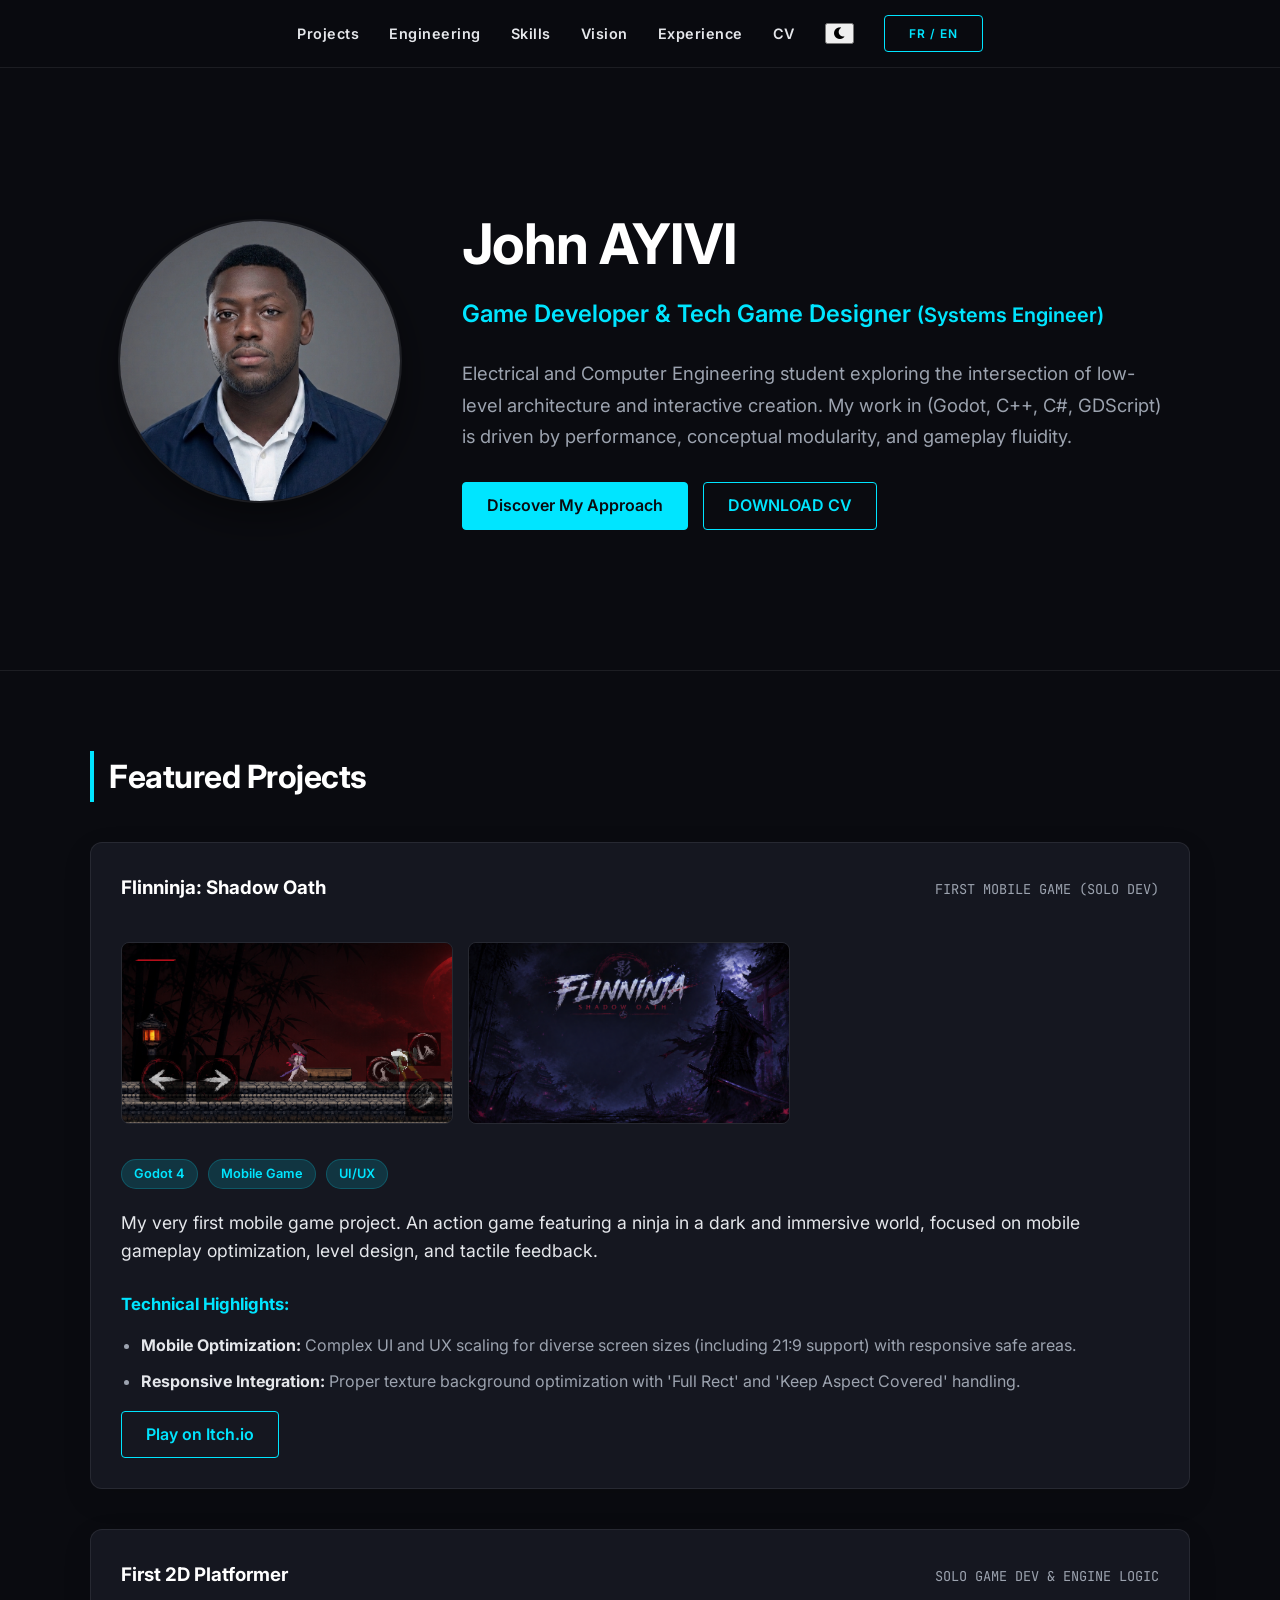
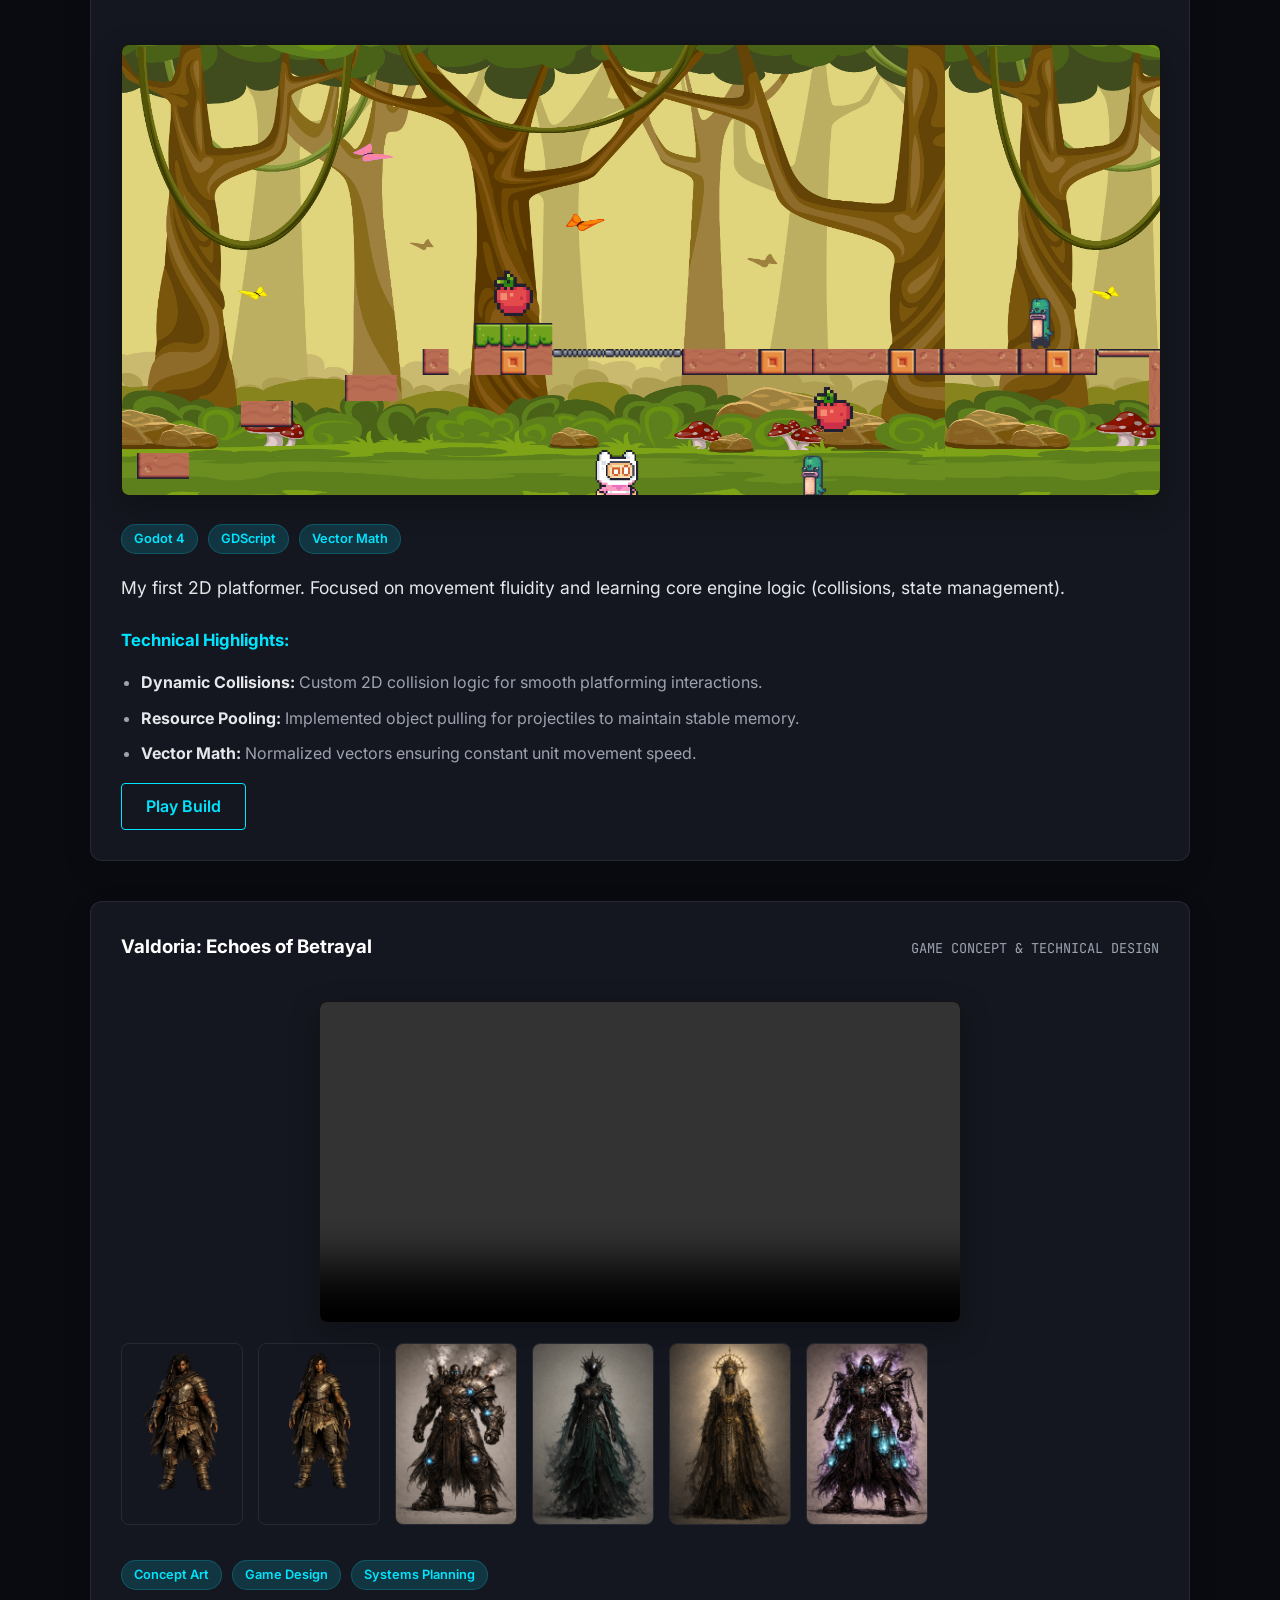
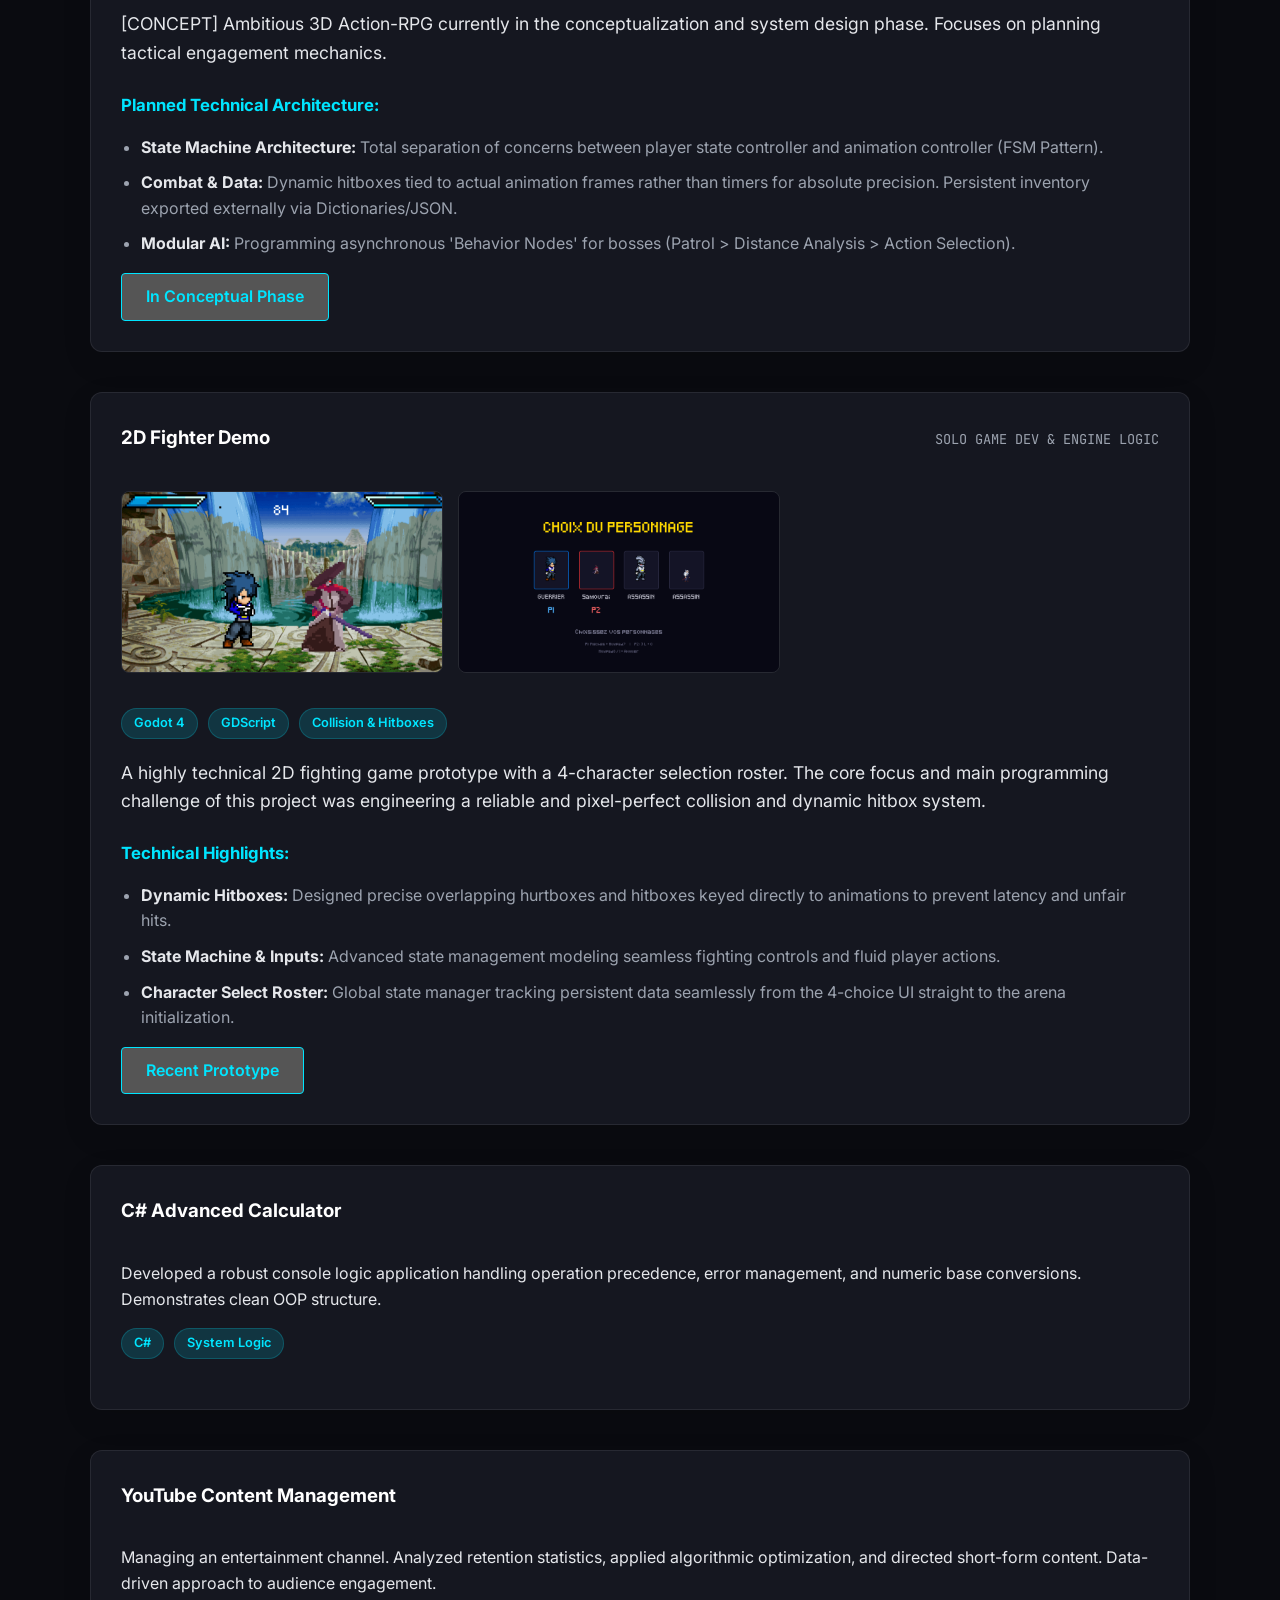
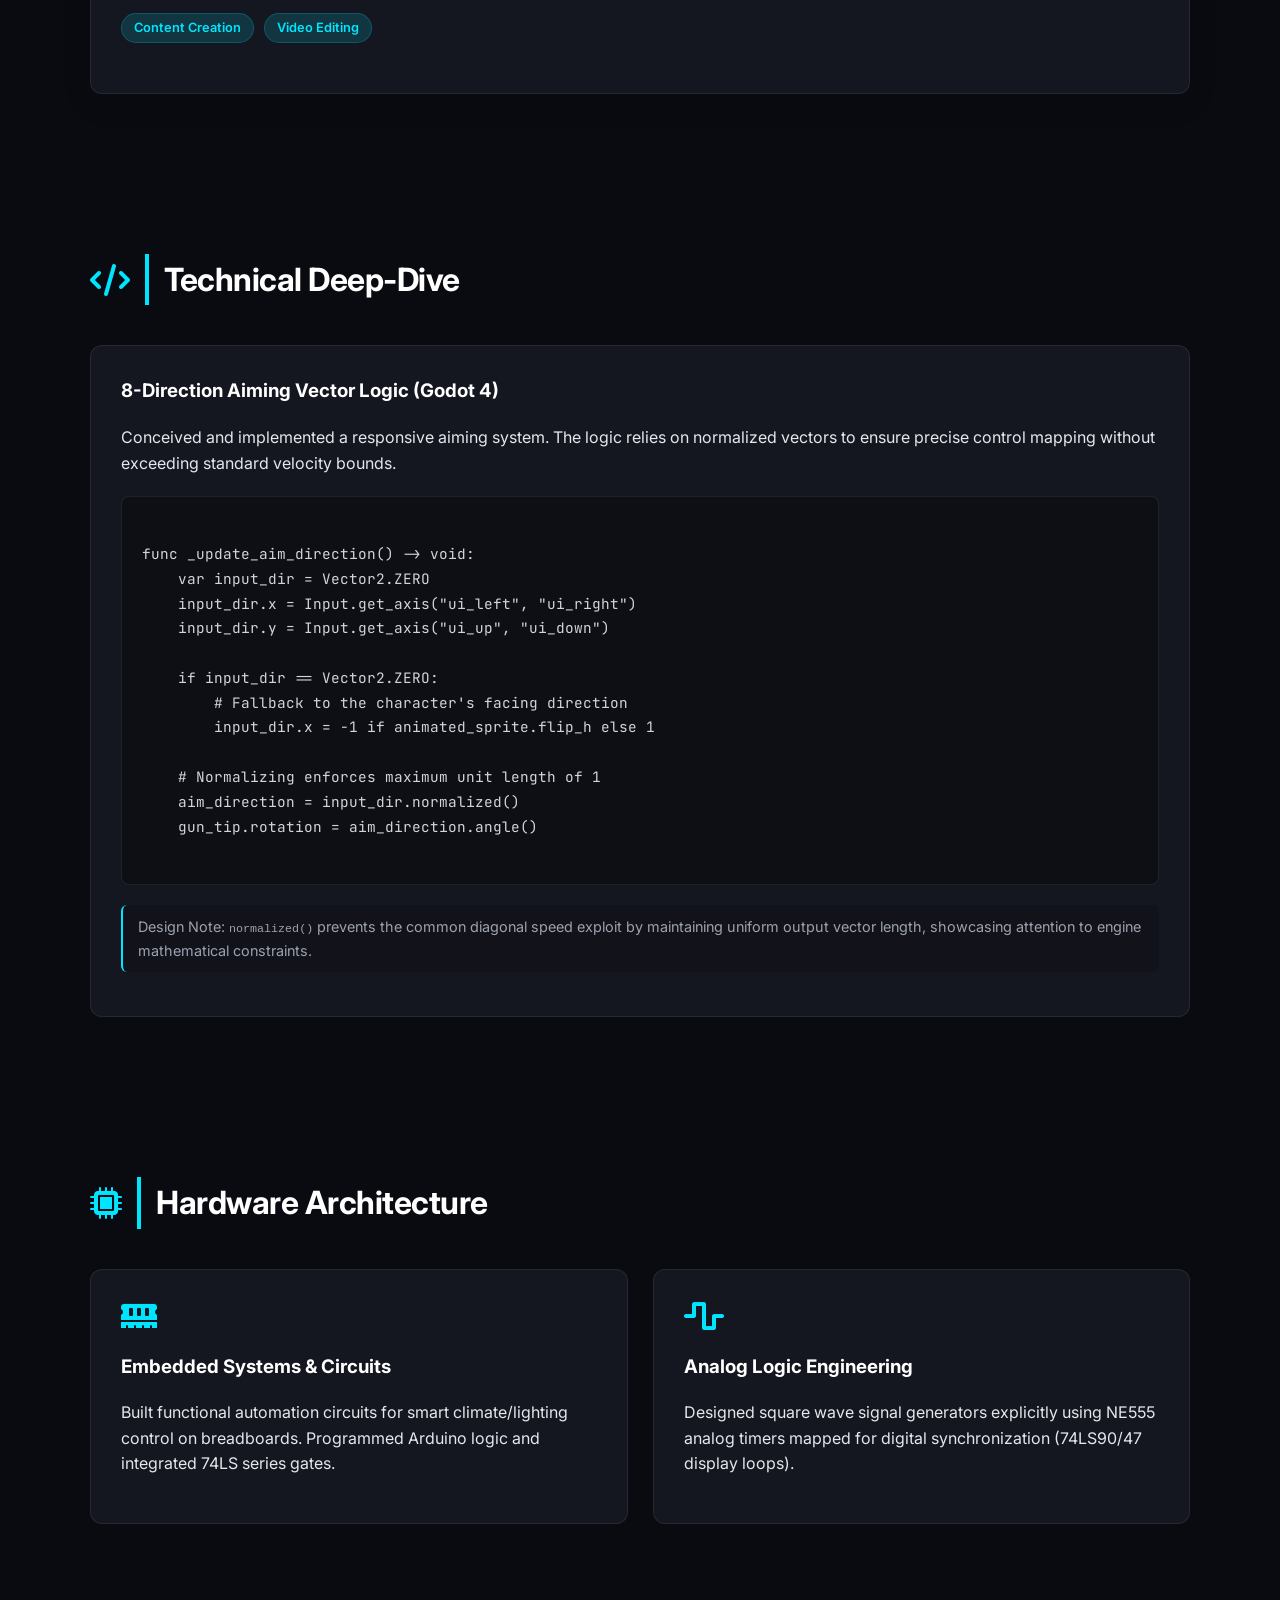
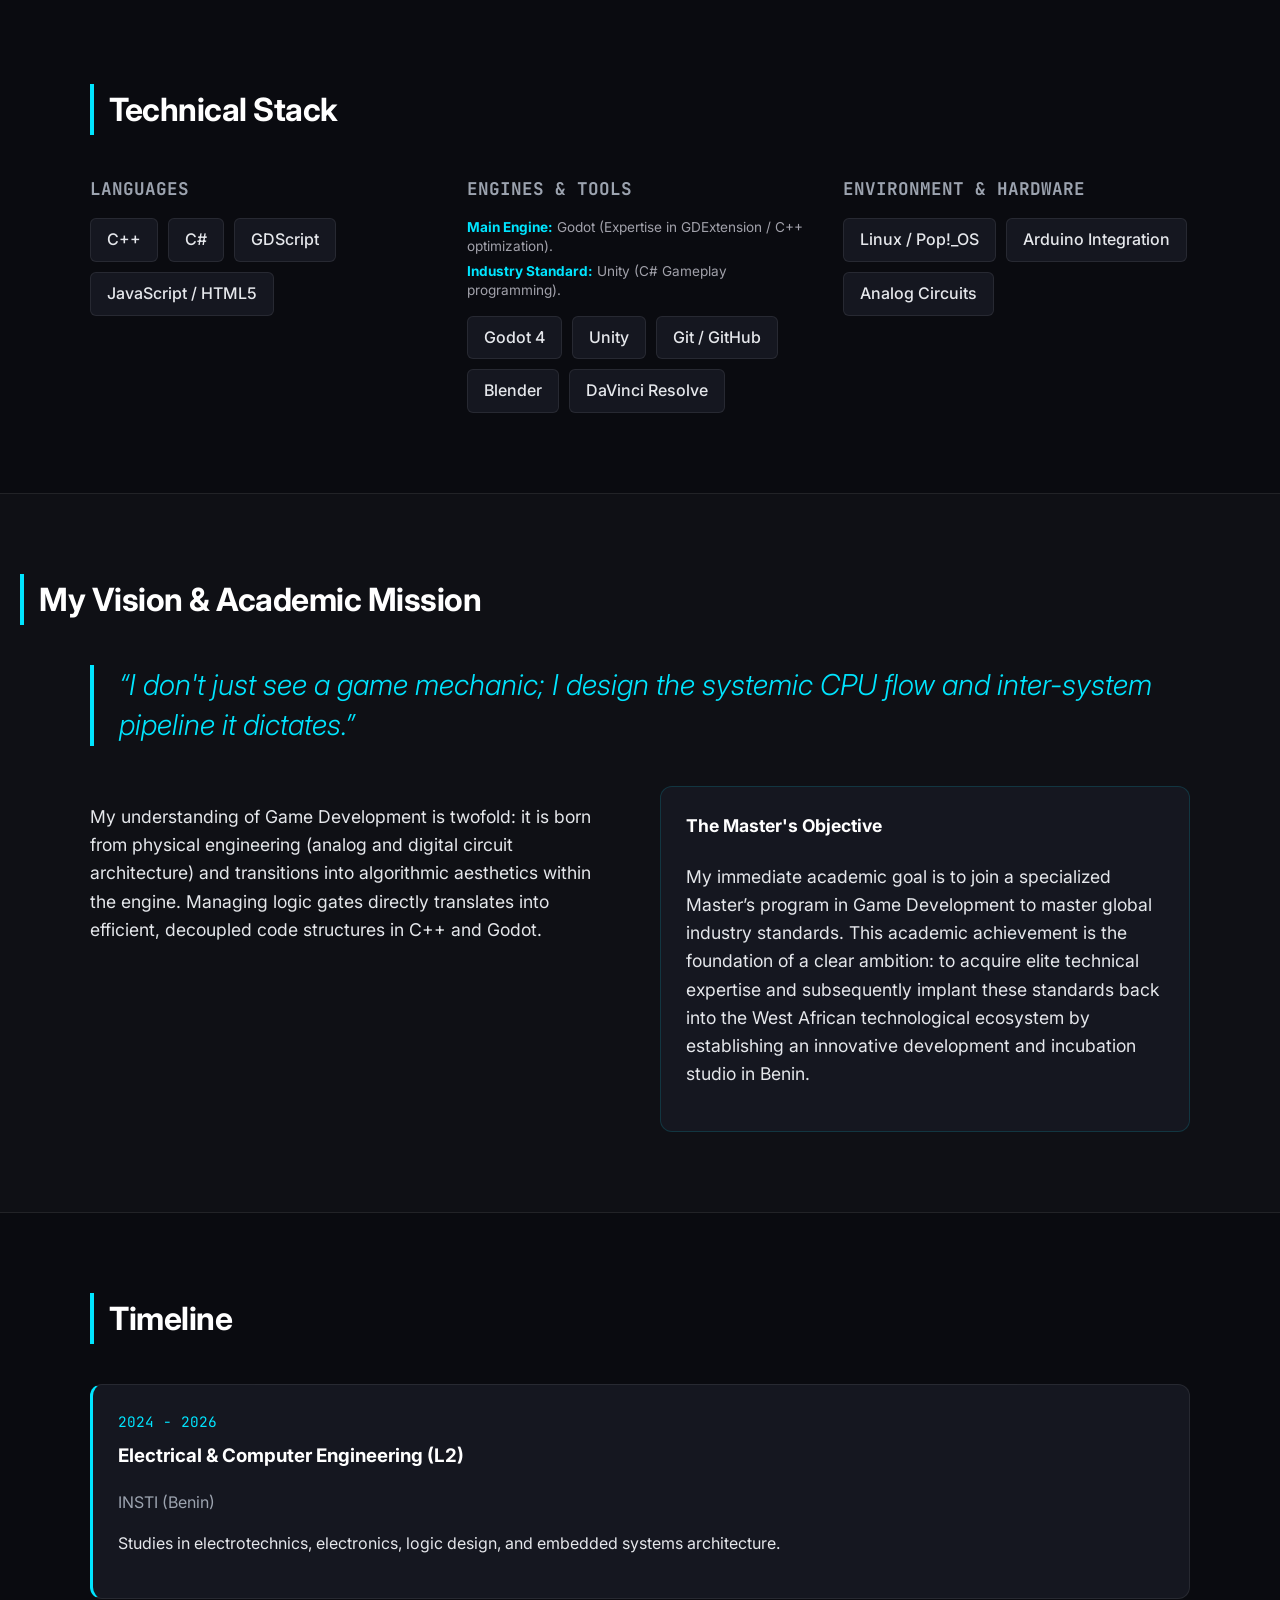
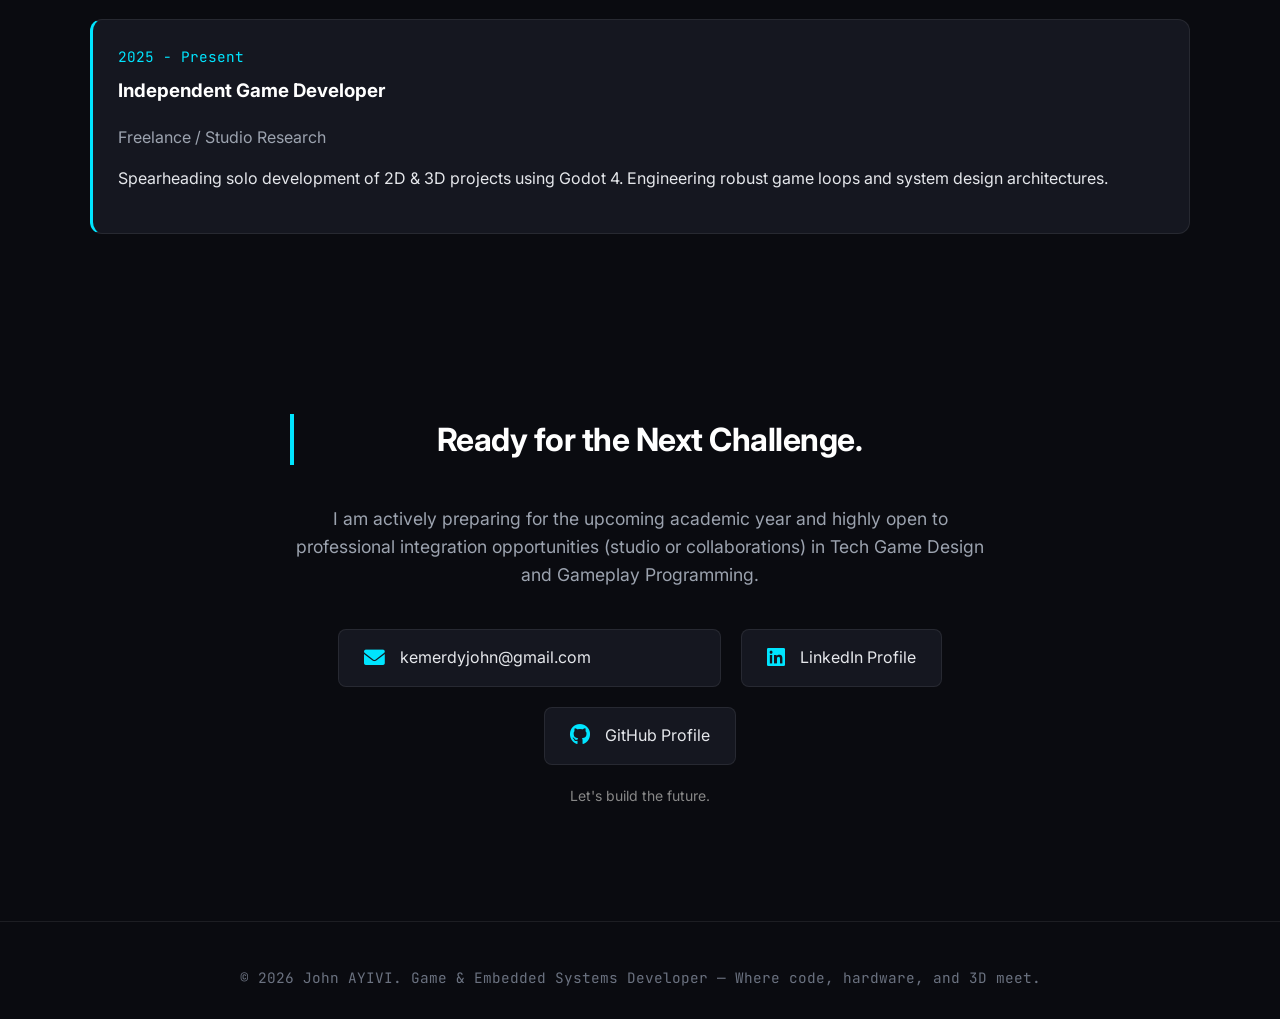
<file: index.html>
<!DOCTYPE html>
<html lang="fr">

<head>
    <meta charset="UTF-8">
    <meta name="viewport" content="width=device-width, initial-scale=1.0">
    <meta name="description"
        content="Portfolio de John AYIVI - Game Developer & Tech Game Designer. Spécialisé en conception système Godot, Unity, C++, C#.">
    <meta name="keywords"
        content="développeur, game developer, tech game designer, game engine, godot, unity, C++, C#, portfolio">
    <meta name="author" content="John AYIVI">
    <title>John AYIVI | Game Developer & Tech Game Designer</title>
    <link rel="stylesheet" href="https://cdnjs.cloudflare.com/ajax/libs/font-awesome/6.0.0/css/all.min.css">
    <link rel="stylesheet" href="style.css">
    <link
        href="https://fonts.googleapis.com/css2?family=Inter:wght@300;400;600;800&family=JetBrains+Mono:wght@400;700&display=swap"
        rel="stylesheet">
</head>

<body>

    <nav class="navbar">
        <div class="nav-container">
            <a href="#projects" class="nav-link" data-en="Projects" data-fr="Projets">Projets</a>
            <a href="#technical-breakdown" class="nav-link" data-en="Engineering" data-fr="Ingénierie">Ingénierie</a>
            <a href="#skills" class="nav-link" data-en="Skills" data-fr="Compétences">Compétences</a>
            <a href="#about" class="nav-link" data-en="Vision" data-fr="Vision">Vision</a>
            <a href="#experience" class="nav-link" data-en="Experience" data-fr="Expérience">Expérience</a>
            <a href="cv/cv.html" class="nav-link" data-en="CV" data-fr="Mon CV" target="_blank">Mon CV</a>
            <button id="theme-toggle" class="theme-btn"><i class="fas fa-moon"></i></button>
            <button id="lang-toggle" class="ui-btn lang-btn nav-lang-btn">EN / FR</button>
        </div>
    </nav>

    <header>
        <div class="header-container">
            <div class="hero-banner">
                <img src="image de profil.png" alt="John AYIVI Profile" class="hero-char">
            </div>
            <div class="header-content">
                <h1 data-en="John AYIVI" data-fr="John AYIVI">John AYIVI</h1>
                <h2 class="role-title" data-en="Game Developer & Tech Game Designer <small>(Systems Engineer)</small>"
                    data-fr="Game Developer & Tech Game Designer <small>(Systems Engineer)</small>">Game Developer & Tech Game Designer <small>(Systems Engineer)</small></h2>
                <p class="subtitle"
                    data-en="Electrical and Computer Engineering student exploring the intersection of low-level architecture and interactive creation. My work in (Godot, C++, C#, GDScript) is driven by performance, conceptual modularity, and gameplay fluidity."
                    data-fr="Étudiant en Génie Électrique et Informatique, j'explore l'intersection entre l'architecture bas niveau et la création interactive. Mes développements sur Godot (C++, C#, GDScript) sont orientés performance, modularité conceptuelle et fluidité de gameplay.">
                    Étudiant en Génie Électrique et Informatique, j'explore l'intersection entre l'architecture bas
                    niveau et la création interactive. Mes développements sur (Godot ,C++, C#, GDScript) sont orientés
                    performance, modularité conceptuelle et fluidité de gameplay.
                </p>

                <div class="header-actions">
                    <a href="#projects" class="ui-btn primary-btn" data-en="Discover My Approach"
                        data-fr="Découvrir mon approche logicielle">Découvrir mon approche logicielle</a>
                    <a href="cv/cv.html" class="ui-btn cv-btn" data-en="DOWNLOAD CV" data-fr="TÉLÉCHARGER CV"
                        target="_blank">TÉLÉCHARGER CV</a>
                </div>
            </div>
        </div>
    </header>

    <section id="projects">
        <h2 class="section-title" data-en="Featured Projects" data-fr="Projets Phares">Projets Phares</h2>
        <div class="projects-grid">

            <div class="project-card case-study">
                <div class="project-header">
                    <h3 data-en="Flinninja: Shadow Oath" data-fr="Flinninja: Shadow Oath">Flinninja: Shadow Oath</h3>
                    <span class="project-role" data-en="First Mobile Game (Solo Dev)"
                        data-fr="Premier Jeu Mobile (Solo Dev)">Premier Jeu Mobile (Solo Dev)</span>
                </div>

                <div class="project-carousel">
                    <img src="FlinninjaGame.png" alt="Flinninja Hero Image" loading="lazy">
                    <img src="Flinninja.png" alt="Flinninja Screenshot" loading="lazy">
                </div>

                <div class="project-stack">
                    <span class="tech-badge">Godot 4</span>
                    <span class="tech-badge">Mobile Game</span>
                    <span class="tech-badge">UI/UX</span>
                </div>

                <p class="project-pitch"
                    data-en="My very first mobile game project. An action game featuring a ninja in a dark and immersive world, focused on mobile gameplay optimization, level design, and tactile feedback."
                    data-fr="Mon tout premier jeu mobile. Un jeu d'action mettant en scène un ninja dans un univers sombre et immersif, pensé pour l'ergonomie des contrôles tactiles et l'optimisation mobile.">
                    Mon tout premier jeu mobile. Un jeu d'action mettant en scène un ninja dans un univers sombre et immersif, pensé pour l'ergonomie des contrôles tactiles et l'optimisation mobile.</p>

                <div class="project-details-list">
                    <h4 data-en="Technical Highlights:" data-fr="Points Techniques :">Points Techniques :</h4>
                    <ul>
                        <li data-en="<strong>Mobile Optimization:</strong> Complex UI and UX scaling for diverse screen sizes (including 21:9 support) with responsive safe areas."
                            data-fr="<strong>Optimisation Mobile :</strong> Mise à l'échelle complexe de l'UI/UX pour divers ratios d'écran (support 21:9) avec protection des safe areas sur mobile.">
                            <strong>Optimisation Mobile :</strong> Mise à l'échelle complexe de l'UI/UX pour divers ratios d'écran (support 21:9) avec protection des safe areas sur mobile.
                        </li>
                        <li data-en="<strong>Responsive Integration:</strong> Proper texture background optimization with 'Full Rect' and 'Keep Aspect Covered' handling."
                            data-fr="<strong>Intégration Responsive :</strong> Optimisation des textures d'arrière-plan avec la gestion stricte du 'Full Rect' et 'Keep Aspect Covered'.">
                            <strong>Intégration Responsive :</strong> Optimisation des textures d'arrière-plan avec la gestion stricte du 'Full Rect' et 'Keep Aspect Covered'.
                        </li>
                    </ul>
                </div>

                <div class="project-links">
                    <a href="https://kemerdyjohn.itch.io/flinninja" target="_blank" class="ui-btn itch-btn"
                        data-en="Play on Itch.io" data-fr="Jouer sur Itch.io"><i class="fab fa-itch-io"></i> Jouer sur Itch.io</a>
                </div>
            </div>

            <div class="project-card case-study">
                <div class="project-header">
                    <h3 data-en="First 2D Platformer" data-fr="Premier Platformer 2D">Premier Platformer 2D</h3>
                    <span class="project-role" data-en="Solo Game Dev & Engine Logic"
                        data-fr="Solo Game Dev & Engine Logic">Solo Game Dev & Engine Logic</span>
                </div>

                <img src="premier_platformer.png" alt="Capture d'écran du Platformer 2D" class="project-hero-img">

                <div class="project-stack">
                    <span class="tech-badge">Godot 4</span>
                    <span class="tech-badge">GDScript</span>
                    <span class="tech-badge">Vector Math</span>
                </div>

                <p class="project-pitch"
                    data-en="My first 2D platformer. Focused on movement fluidity and learning core engine logic (collisions, state management)."
                    data-fr="Mon premier platformer 2D. Focus sur la fluidité des mouvements et l'apprentissage de la logique moteur (collisions, gestion des états).">
                    Mon premier platformer 2D. Focus sur la fluidité des mouvements et l'apprentissage de la logique
                    moteur (collisions, gestion des états).</p>

                <div class="project-details-list">
                    <h4 data-en="Technical Highlights:" data-fr="Points Techniques :">Points Techniques :</h4>
                    <ul>
                        <li data-en="<strong>Dynamic Collisions:</strong> Custom 2D collision logic for smooth platforming interactions."
                            data-fr="<strong>Collisions Dynamiques :</strong> Logique de collision 2D customisée pour des interactions fluides avec la plateforme.">
                            <strong>Collisions Dynamiques :</strong> Logique de collision 2D customisée pour des
                            interactions fluides avec la plateforme.
                        </li>
                        <li data-en="<strong>Resource Pooling:</strong> Implemented object pulling for projectiles to maintain stable memory."
                            data-fr="<strong>Resource Pooling :</strong> Implémentation du pooling d'objets pour les projectiles afin de stabiliser la mémoire durant l'action.">
                            <strong>Resource Pooling :</strong> Implémentation du pooling d'objets pour les projectiles
                            afin de stabiliser la mémoire durant l'action.
                        </li>
                        <li data-en="<strong>Vector Math:</strong> Normalized vectors ensuring constant unit movement speed."
                            data-fr="<strong>Vecteurs Mathématiques :</strong> Normalisation des vecteurs garantissant une vitesse de déplacement constante peu importe la vélocité directionnelle.">
                            <strong>Vecteurs Mathématiques :</strong> Normalisation des vecteurs garantissant une
                            vitesse de déplacement constante peu importe la vélocité directionnelle.
                        </li>
                    </ul>
                </div>

                <div class="project-links">
                    <a href="https://itch.io/embed-upload/17107603?color=333333" target="_blank" class="ui-btn itch-btn"
                        data-en="Play Build" data-fr="Jouer le Build"><i class="fab fa-itch-io"></i> Jouer le Build</a>
                </div>
            </div>

            <div class="project-card case-study">
                <div class="project-header">
                    <h3 data-en="Valdoria: Echoes of Betrayal" data-fr="Valdoria: Echoes of Betrayal">Valdoria: Echoes
                        of Betrayal</h3>
                    <span class="project-role" data-en="Game Concept & Technical Design"
                        data-fr="Concept & Architecture Technique">Concept & Architecture Technique</span>
                </div>

                <!-- Vidéo Preview -->
                <div class="video-container">
                    <video class="project-video" autoplay loop muted playsinline controls>
                        <source src="Valdoria.mp4" type="video/mp4">
                        Votre navigateur ne supporte pas la lecture de vidéos.
                    </video>
                </div>

                <!-- Visuels Intégrés -->
                <div class="project-carousel">
                    <img src="perso principal male.jpg" alt="Perso Principal Male" loading="lazy">
                    <img src="perso principal female.png" alt="Perso Principal Female" loading="lazy">
                    <img src="Viktor, le Maréchal d'Acier.png" alt="Viktor, le Maréchal d'Acier" loading="lazy">
                    <img src="Iyalodé-Lyra, la Reine des Ombres.png" alt="Iyalodé-Lyra, la Reine des Ombres" loading="lazy">
                    <img src="Mère Kalthia, la Zélatrice d'Or.png" alt="Mère Kalthia, la Zélatrice d'Or" loading="lazy">
                    <img src="Malakor, warden of trapped souls.png" alt="Malakor, le Geôlier des Âmes" loading="lazy">
                </div>

                <div class="project-stack">
                    <span class="tech-badge">Concept Art</span>
                    <span class="tech-badge">Game Design</span>
                    <span class="tech-badge">Systems Planning</span>
                </div>

                <p class="project-pitch"
                    data-en="[CONCEPT] Ambitious 3D Action-RPG currently in the conceptualization and system design phase. Focuses on planning tactical engagement mechanics."
                    data-fr="[CONCEPT] Action-RPG en 3D ambitieux actuellement au stade de concept et de Game Design. Le projet sert pour l'élaboration théorique des systèmes avant le développement actif.">
                    <strong>[PROJET CONCEPTUEL]</strong> Action-RPG en 3D ambitieux actuellement au stade de concept et de Game Design. 
                    Le but de ce projet est de planifier théoriquement tous les systèmes (combats, IA, architecture d'état) avant d'entamer la production active sur moteur.</p>

                <div class="project-details-list">
                    <h4 data-en="Planned Technical Architecture:" data-fr="Architecture Technique Planifiée :">Architecture Technique Planifiée :</h4>
                    <ul>
                        <li data-en="<strong>State Machine Architecture:</strong> Total separation of concerns between player state controller and animation controller (FSM Pattern)."
                            data-fr="<strong>Architecture State Machine :</strong> Séparation totale des responsabilités entre contrôleur d'état du joueur et contrôleur d'animations (Pattern FSM).">
                            <strong>Architecture State Machine :</strong> Séparation totale des responsabilités entre
                            contrôleur d'état du joueur et contrôleur d'animations (Pattern FSM).
                        </li>
                        <li data-en="<strong>Combat & Data:</strong> Dynamic hitboxes tied to actual animation frames rather than timers for absolute precision. Persistent inventory exported externally via Dictionaries/JSON."
                            data-fr="<strong>Combat & Data :</strong> Gestion des hitboxes dynamiques liées aux frames réelles de l'animation plutôt qu'au timer pur, offrant plus de précision. Inventaire persistant externalisé en dict/JSON.">
                            <strong>Combat & Data :</strong> Gestion des hitboxes dynamiques liées aux frames réelles de
                            l'animation plutôt qu'au timer pur, offrant plus de précision. Inventaire persistant
                            externalisé en dict/JSON.
                        </li>
                        <li data-en="<strong>Modular AI:</strong> Programming asynchronous 'Behavior Nodes' for bosses (Patrol > Distance Analysis > Action Selection)."
                            data-fr="<strong>IA Modulaire :</strong> Programmation de comportement Node asynchrone pour les boss (Patrouille > Analyse distance > Choix d'action).">
                            <strong>IA Modulaire :</strong> Programmation de comportement Node asynchrone pour les boss
                            (Patrouille > Analyse distance > Choix d'action).
                        </li>
                    </ul>
                </div>

                <div class="project-links">
                    <span class="ui-btn pending-build" style="background:#555; cursor:pointer;" data-en="In Conceptual Phase"
                        data-fr="En phase de conception"><i class="fas fa-pencil-ruler"></i> En phase de conception</span>
                </div>
            </div>

            <div class="project-card case-study">
                <div class="project-header">
                    <h3 data-en="2D Fighter Demo" data-fr="Démo Jeu de Combat 2D">Démo Jeu de Combat 2D</h3>
                    <span class="project-role" data-en="Solo Game Dev & Engine Logic"
                        data-fr="Solo Game Dev & Engine Logic">Solo Game Dev & Engine Logic</span>
                </div>

                <div class="project-carousel">
                    <img src="Screenshot_2026-04-24_13-10-09.png" alt="Gameplay Combat 2D" loading="lazy">
                    <img src="Screenshot_2026-04-24_13-00-39.png" alt="Ecran de sélection de personnage" loading="lazy">
                </div>

                <div class="project-stack">
                    <span class="tech-badge">Godot 4</span>
                    <span class="tech-badge">GDScript</span>
                    <span class="tech-badge">Collision & Hitboxes</span>
                </div>

                <p class="project-pitch"
                    data-en="A highly technical 2D fighting game prototype with a 4-character selection roster. The core focus and main programming challenge of this project was engineering a reliable and pixel-perfect collision and dynamic hitbox system."
                    data-fr="Prototype technique d'un jeu de combat 2D intégrant un écran de sélection de 4 personnages. Le cœur de ce projet (et sa plus grande difficulté) fut l'ingénierie intégrale d'un système de collisions et de hitboxes dynamiques précis à la frame près.">
                    Prototype technique d'un jeu de combat 2D intégrant un écran de sélection de 4 personnages. Le cœur de ce projet (et sa plus grande difficulté) fut l'ingénierie intégrale d'un système de collisions et de hitboxes dynamiques précis à la frame près.</p>

                <div class="project-details-list">
                    <h4 data-en="Technical Highlights:" data-fr="Points Techniques :">Points Techniques :</h4>
                    <ul>
                        <li data-en="<strong>Dynamic Hitboxes:</strong> Designed precise overlapping hurtboxes and hitboxes keyed directly to animations to prevent latency and unfair hits."
                            data-fr="<strong>Hitboxes Dynamiques :</strong> Conception et synchronisation de hitboxes/hurtboxes calées sur chaque frame d'animation pour un calcul des impacts sans déchet visuel.">
                            <strong>Hitboxes Dynamiques :</strong> Conception et synchronisation de hitboxes/hurtboxes calées sur chaque frame d'animation pour un calcul des impacts sans déchet visuel.
                        </li>
                        <li data-en="<strong>State Machine & Inputs:</strong> Advanced state management modeling seamless fighting controls and fluid player actions."
                            data-fr="<strong>State Machine & Inputs :</strong> Architecture poussée du contrôleur du joueur garantissant la fluidité parfaite des mouvements et attaques.">
                            <strong>State Machine & Inputs :</strong> Architecture poussée du contrôleur du joueur garantissant la fluidité parfaite des mouvements et attaques.
                        </li>
                        <li data-en="<strong>Character Select Roster:</strong> Global state manager tracking persistent data seamlessly from the 4-choice UI straight to the arena initialization."
                            data-fr="<strong>Gestion de Roster :</strong> Utilisation de globales (Singletons) pour passer les données sélectionnées du menu à l'instanciation des scènes de personnages.">
                            <strong>Gestion de Roster :</strong> Utilisation de globales (Singletons) pour passer les données sélectionnées du menu à l'instanciation des scènes de personnages.
                        </li>
                    </ul>
                </div>

                <div class="project-links">
                    <span class="ui-btn pending-build" style="background:#555; cursor:pointer;" data-en="Recent Prototype"
                        data-fr="Prototype de Gameplay"><i class="fas fa-gamepad"></i> Prototype de Gameplay</span>
                </div>
            </div>

            <!-- Projets annexes -->
            <div class="project-card">
                <h3 data-en="C# Advanced Calculator" data-fr="Calculatrice Avancée C#">Calculatrice Avancée C#</h3>
                <p data-en="Developed a robust console logic application handling operation precedence, error management, and numeric base conversions. Demonstrates clean OOP structure."
                    data-fr="Développement d'une application console robuste gérant la précédence des opérations, la gestion des erreurs et les conversions de bases numériques. Démontre une structure orientée objet propre.">
                    Développement d'une application console robuste gérant la précédence des opérations, la gestion des
                    erreurs et les conversions de bases numériques. Démontre une structure orientée objet propre.</p>
                <div class="project-stack small">
                    <span class="tech-badge">C#</span>
                    <span class="tech-badge">System Logic</span>
                </div>
            </div>

            <div class="project-card">
                <h3 data-en="YouTube Content Management" data-fr="Création de contenu YouTube">Création de contenu
                    YouTube</h3>
                <p data-en="Managing an entertainment channel. Analyzed retention statistics, applied algorithmic optimization, and directed short-form content. Data-driven approach to audience engagement."
                    data-fr="Gestion d'une chaîne de divertissement. Analyse des statistiques de rétention, optimisation algorithmique et direction de contenu court. Approche pilotée par la donnée pour l'engagement d'audience.">
                    Gestion d'une chaîne de divertissement. Analyse des statistiques de rétention, optimisation
                    algorithmique et direction de contenu court. Approche pilotée par la donnée pour l'engagement
                    d'audience.</p>
                <div class="project-stack small">
                    <span class="tech-badge">Content Creation</span>
                    <span class="tech-badge">Video Editing</span>
                </div>
            </div>



        </div>
    </section>

    <!-- SECTION: TECHNICAL BREAKDOWN -->
    <section id="technical-breakdown">
        <div class="section-header">
            <i class="fas fa-code tech-icon"></i>
            <h2 class="section-title" data-en="Technical Deep-Dive" data-fr="Analyse Technique du Code">Analyse
                Technique du Code</h2>
        </div>
        <div class="tech-card">
            <h3 data-en="8-Direction Aiming Vector Logic (Godot 4)"
                data-fr="Logique Vectorielle : Visée 8-Directions (Godot 4)">Logique Vectorielle : Visée 8-Directions
                (Godot 4)</h3>
            <p data-en="Conceived and implemented a responsive aiming system. The logic relies on normalized vectors to ensure precise control mapping without exceeding standard velocity bounds."
                data-fr="Conception et implémentation d'un système de visée ultra-réactif. La logique se base sur des vecteurs normalisés pour garantir un contrôle de précision sans excéder les limites de vélocité standards.">
                Conception et implémentation d'un système de visée ultra-réactif. La logique se base sur des vecteurs
                normalisés pour garantir un contrôle de précision sans excéder les limites de vélocité standards.</p>
            <div class="code-container">
                <pre><code>
func _update_aim_direction() -> void:
    var input_dir = Vector2.ZERO
    input_dir.x = Input.get_axis("ui_left", "ui_right")
    input_dir.y = Input.get_axis("ui_up", "ui_down")
    
    if input_dir == Vector2.ZERO:
        # Fallback to the character's facing direction
        input_dir.x = -1 if animated_sprite.flip_h else 1
    
    # Normalizing enforces maximum unit length of 1
    aim_direction = input_dir.normalized()
    gun_tip.rotation = aim_direction.angle()
                </code></pre>
            </div>
            <p class="tech-note"
                data-en="Design Note: <code>normalized()</code> prevents the common diagonal speed exploit by maintaining uniform output vector length, showcasing attention to engine mathematical constraints."
                data-fr="Note Conceptuelle : `normalized()` empêche l'exploit classique de vitesse diagonale en unifiant le vecteur, prouvant une attention stricte aux contraintes mathématiques du moteur.">
                <strong>Note Conceptuelle :</strong> <code>normalized()</code> empêche l'exploit classique de vitesse
                diagonale en unifiant le vecteur, prouvant une attention stricte aux contraintes mathématiques du
                moteur.
            </p>
        </div>
    </section>

    <!-- SECTION: HARDWARE & LOW-LEVEL -->
    <section id="hardware">
        <div class="section-header">
            <i class="fas fa-microchip tech-icon"></i>
            <h2 class="section-title" data-en="Hardware Architecture" data-fr="Architecture Matérielle">Architecture
                Matérielle</h2>
        </div>
        <div class="hardware-grid">
            <div class="hardware-item">
                <i class="fas fa-memory"></i>
                <h3 data-en="Embedded Systems & Circuits" data-fr="Systèmes Embarqués & Circuits">Systèmes Embarqués &
                    Circuits</h3>
                <p data-en="Built functional automation circuits for smart climate/lighting control on breadboards. Programmed Arduino logic and integrated 74LS series gates."
                    data-fr="Conception de circuits d'automatisation fonctionnels pour le contrôle du climat/lumière sur breadboards. Programmation logique Arduino et intégration de la série 74LS.">
                    Conception de circuits d'automatisation fonctionnels pour le contrôle du climat/lumière sur
                    breadboards. Programmation logique Arduino et intégration de la série 74LS.</p>
            </div>
            <div class="hardware-item">
                <i class="fas fa-wave-square"></i>
                <h3 data-en="Analog Logic Engineering" data-fr="Ingénierie Analogique">Ingénierie Analogique</h3>
                <p data-en="Designed square wave signal generators explicitly using NE555 analog timers mapped for digital synchronization (74LS90/47 display loops)."
                    data-fr="Design de générateurs de signaux carrés utilisant explicitement des horloges NE555 synchronisées avec des boucles d'affichage numériques (74LS90/47).">
                    Design de générateurs de signaux carrés utilisant explicitement des horloges NE555 synchronisées
                    avec des boucles d'affichage numériques (74LS90/47).</p>
            </div>
        </div>
    </section>

    <section id="skills">
        <h2 class="section-title" data-en="Technical Stack" data-fr="Stack Technologique">Stack Technologique</h2>
        <div class="skills-grid">
            <div class="skill-category">
                <h3 data-en="Languages" data-fr="Langages">Langages</h3>
                <div class="skill-tags">
                    <span class="skill-tag">C++</span>
                    <span class="skill-tag">C#</span>
                    <span class="skill-tag">GDScript</span>
                    <span class="skill-tag">JavaScript / HTML5</span>
                </div>
            </div>
            <div class="skill-category">
                <h3 data-en="Engines & Tools" data-fr="Moteurs & Outils">Moteurs & Outils</h3>
                <div style="margin-bottom: 15px; font-size: 0.85em; color: #a1a1aa; line-height: 1.4;">
                    <div style="margin-bottom: 6px;" data-en="<strong style='color: var(--accent-color);'>Main Engine:</strong> Godot (Expertise in GDExtension / C++ optimization)." data-fr="<strong style='color: var(--accent-color);'>Main Engine:</strong> Godot (Expertise in GDExtension / C++ optimization)."><strong style="color: var(--accent-color);">Main Engine:</strong> Godot (Expertise in GDExtension / C++ optimization).</div>
                    <div data-en="<strong style='color: var(--accent-color);'>Industry Standard:</strong> Unity (C# Gameplay programming)." data-fr="<strong style='color: var(--accent-color);'>Industry Standard:</strong> Unity (C# Gameplay programming)."><strong style="color: var(--accent-color);">Industry Standard:</strong> Unity (C# Gameplay programming).</div>
                </div>
                <div class="skill-tags">
                    <span class="skill-tag">Godot 4</span>
                    <span class="skill-tag">Unity</span>
                    <span class="skill-tag">Git / GitHub</span>
                    <span class="skill-tag">Blender</span>
                    <span class="skill-tag">DaVinci Resolve</span>
                </div>
            </div>
            <div class="skill-category">
                <h3 data-en="Environment & Hardware" data-fr="Environnement & Hardware">Environnement & Hardware</h3>
                <div class="skill-tags">
                    <span class="skill-tag">Linux / Pop!_OS</span>
                    <span class="skill-tag">Arduino Integration</span>
                    <span class="skill-tag">Analog Circuits</span>
                </div>
            </div>
        </div>
    </section>

    <section id="about" class="alt-bg">
        <h2 class="section-title" data-en="My Vision & Academic Mission" data-fr="Ma Démarche & Mon Projet">Ma Démarche
            & Mon Projet</h2>
        <div class="about-card">
            <blockquote class="vision-quote"
                data-en="&ldquo;I don't just see a game mechanic; I design the systemic CPU flow and inter-system pipeline it dictates.&rdquo;"
                data-fr="&ldquo;Je ne vois pas seulement une mécanique de jeu ; je conçois le flux systémique CPU et le pipeline inter-systèmes qu'elle dicte.&rdquo;">
                &ldquo;Je ne vois pas seulement une mécanique de jeu ; je conçois le flux systémique CPU et le pipeline
                inter-systèmes qu'elle dicte.&rdquo;
            </blockquote>

            <div class="intent-content">
                <p data-en="My understanding of Game Development is twofold: it is born from physical engineering (analog and digital circuit architecture) and transitions into algorithmic aesthetics within the engine. Managing logic gates directly translates into efficient, decoupled code structures in C++ and Godot."
                    data-fr="Ma compréhension du Game Development est double : elle naît de l'ingénierie physique (architecture analogique et numérique sur circuits électroniques) et se transpose vers l'algorithmie et l'esthétique in-engine. Gérer des portes logiques matérielles se traduit directement par des structures de code performantes et découplées en C++ et Godot.">
                    Ma compréhension du Game Development est double : elle naît de l'ingénierie physique (architecture
                    analogique et numérique sur circuits électroniques) et se transpose vers l'algorithmie et
                    l'esthétique in-engine. Gérer des portes logiques matérielles se traduit directement par des
                    structures de code performantes et découplées en C++ et Godot.
                </p>
                <div class="intent-highlight">
                    <h4 data-en="The Master's Objective" data-fr="L'Objectif de Master">L'Objectif de Master</h4>
                    <p data-en="My immediate academic goal is to join a specialized Master’s program in Game Development to master global industry standards. This academic achievement is the foundation of a clear ambition: to acquire elite technical expertise and subsequently implant these standards back into the West African technological ecosystem by establishing an innovative development and incubation studio in Benin."
                        data-fr="Mon objectif universitaire de court-terme est d'intégrer un Master spécialisé en Game Development au sein d'une filière sélective à dimension internationale. Mon ambition à moyen et long-terme est claire : transférer et implanter ces standards d'excellence au cœur de l'écosystème technologique ouest-africain, par la fondation d'un studio indépendant et incubateur technique au Bénin.">
                        Mon objectif universitaire de court-terme est d'intégrer un Master spécialisé en Game
                        Development au sein d'une filière sélective à dimension internationale. Mon ambition à moyen et
                        long-terme est claire : transférer et implanter ces standards d'excellence au cœur de
                        l'écosystème technologique ouest-africain, par la fondation d'un studio indépendant et
                        incubateur technique au Bénin.
                    </p>
                </div>
            </div>
        </div>
    </section>

    <section id="experience">
        <h2 class="section-title" data-en="Timeline" data-fr="Chronologie Cursus">Chronologie Cursus</h2>
        <div class="experience-grid">
            <div class="experience-item">
                <div class="exp-date">2024 - 2026</div>
                <h3 data-en="Electrical & Computer Engineering (L2)" data-fr="Licence Génie Électrique et Informatique">
                    Licence Génie Électrique et Informatique</h3>
                <h4 class="exp-org" data-en="INSTI (Benin)" data-fr="INSTI (Bénin)">INSTI (Bénin)</h4>
                <p data-en="Studies in electrotechnics, electronics, logic design, and embedded systems architecture."
                    data-fr="Études en électrotechnique, électronique de puissance, conception logique et architecture embarquée.">
                    Études en électrotechnique, électronique de puissance, conception logique et architecture embarquée.
                </p>
            </div>
            <div class="experience-item">
                <div class="exp-date" data-en="2025 - Present" data-fr="2025 - Présent">2025 - Présent</div>
                <h3 data-en="Independent Game Developer" data-fr="Game Developer Indépendant">Game Developer Indépendant
                </h3>
                <h4 class="exp-org" data-en="Freelance / Studio Research" data-fr="Indépendant / Itch.io">Indépendant /
                    Itch.io</h4>
                <p data-en="Spearheading solo development of 2D & 3D projects using Godot 4. Engineering robust game loops and system design architectures."
                    data-fr="Développement en solo de projets 2D & 3D sous Godot 4. Ingénierie de boucles de jeu robustes et conception de systèmes isolés.">
                    Développement en solo de projets 2D & 3D sous Godot 4. Ingénierie de boucles de jeu robustes et
                    conception de systèmes isolés.</p>
            </div>
        </div>
    </section>

    <section id="contact" class="contact-section">
        <div class="contact-container">
            <h2 class="section-title" data-en="Ready for the Next Challenge." data-fr="Échangeons sur l'avenir.">
                Échangeons sur l'avenir.</h2>
            <p class="contact-pitch"
                data-en="I am actively preparing for the upcoming academic year and highly open to professional integration opportunities (studio or collaborations) in Tech Game Design and Gameplay Programming."
                data-fr="Je suis activement en phase de préparation pour la rentrée académique prochaine et ouvert aux opportunités d'intégration professionnelle en Tech Game Design et Programmation Gameplay. Les discussions techniques ou académiques sont les bienvenues.">
                Je suis activement en phase de préparation pour la rentrée académique prochaine et ouvert aux
                opportunités d'intégration professionnelle en Tech Game Design et Programmation Gameplay. Les discussions
                techniques ou académiques sont les bienvenues.</p>

            <div class="contact-links">
                <div class="contact-method"
                    onclick="navigator.clipboard.writeText('kemerdyjohn@gmail.com'); alert('Email copié dans le presse-papier !');">
                    <i class="fas fa-envelope"></i>
                    <span class="contact-detail">kemerdyjohn@gmail.com</span>
                    <span class="copy-hint" data-en="(Click to copy)" data-fr="(Cliquer pour copier)">(Cliquer pour
                        copier)</span>
                </div>
                <a href="https://www.linkedin.com/in/john-dev88" target="_blank" class="contact-method link">
                    <i class="fab fa-linkedin"></i>
                    <span class="contact-detail">LinkedIn Profile</span>
                </a>
                <a href="https://github.com/shinkiflinn-ops" target="_blank" class="contact-method link">
                    <i class="fab fa-github"></i>
                    <span class="contact-detail">GitHub Profile</span>
                </a>
            </div>
            <p style="margin-top:20px; font-size:14px; color:#888;" data-en="Let's build the future."
                data-fr="Construisons le futur.">Construisons le futur.</p>
        </div>
    </section>

    <footer>
        <p data-en="&copy; 2026 John AYIVI. Game &amp; Embedded Systems Developer — Where code, hardware, and 3D meet."
            data-fr="&copy; 2026 John AYIVI. Développeur Jeux Vidéo &amp; Systèmes Embarqués — Entre code, matériel et création 3D.">
            &copy; 2026 John AYIVI. Développeur Jeux Vidéo &amp; Systèmes Embarqués — Entre code, matériel et création 3D.
        </p>
    </footer>

    <!-- Image Expansion Modal (Maintained for Screenshots) -->
    <div id="image-modal" class="modal">
        <span class="close-img">&times;</span>
        <img class="img-modal-content" id="expanded-img">
        <div id="img-caption"></div>
    </div>

    <script src="script.js"></script>
</body>

</html>
</file>
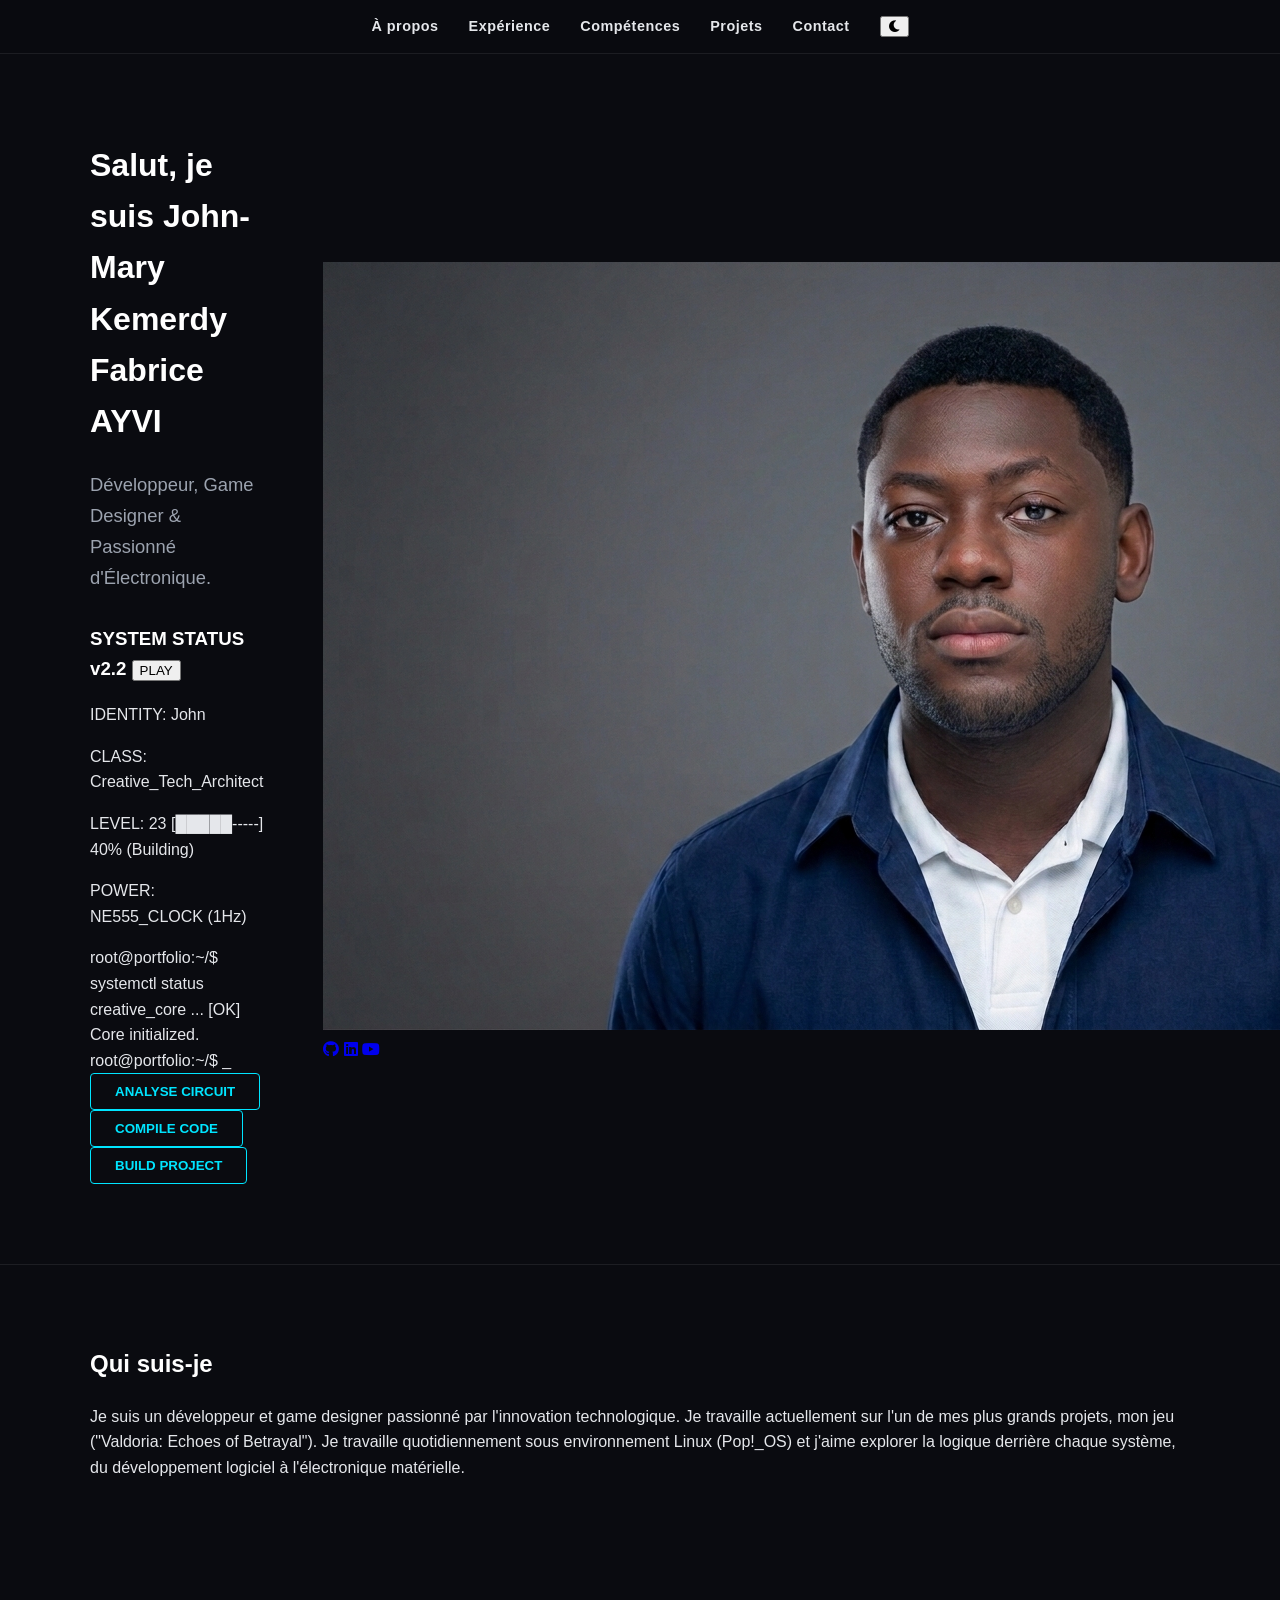
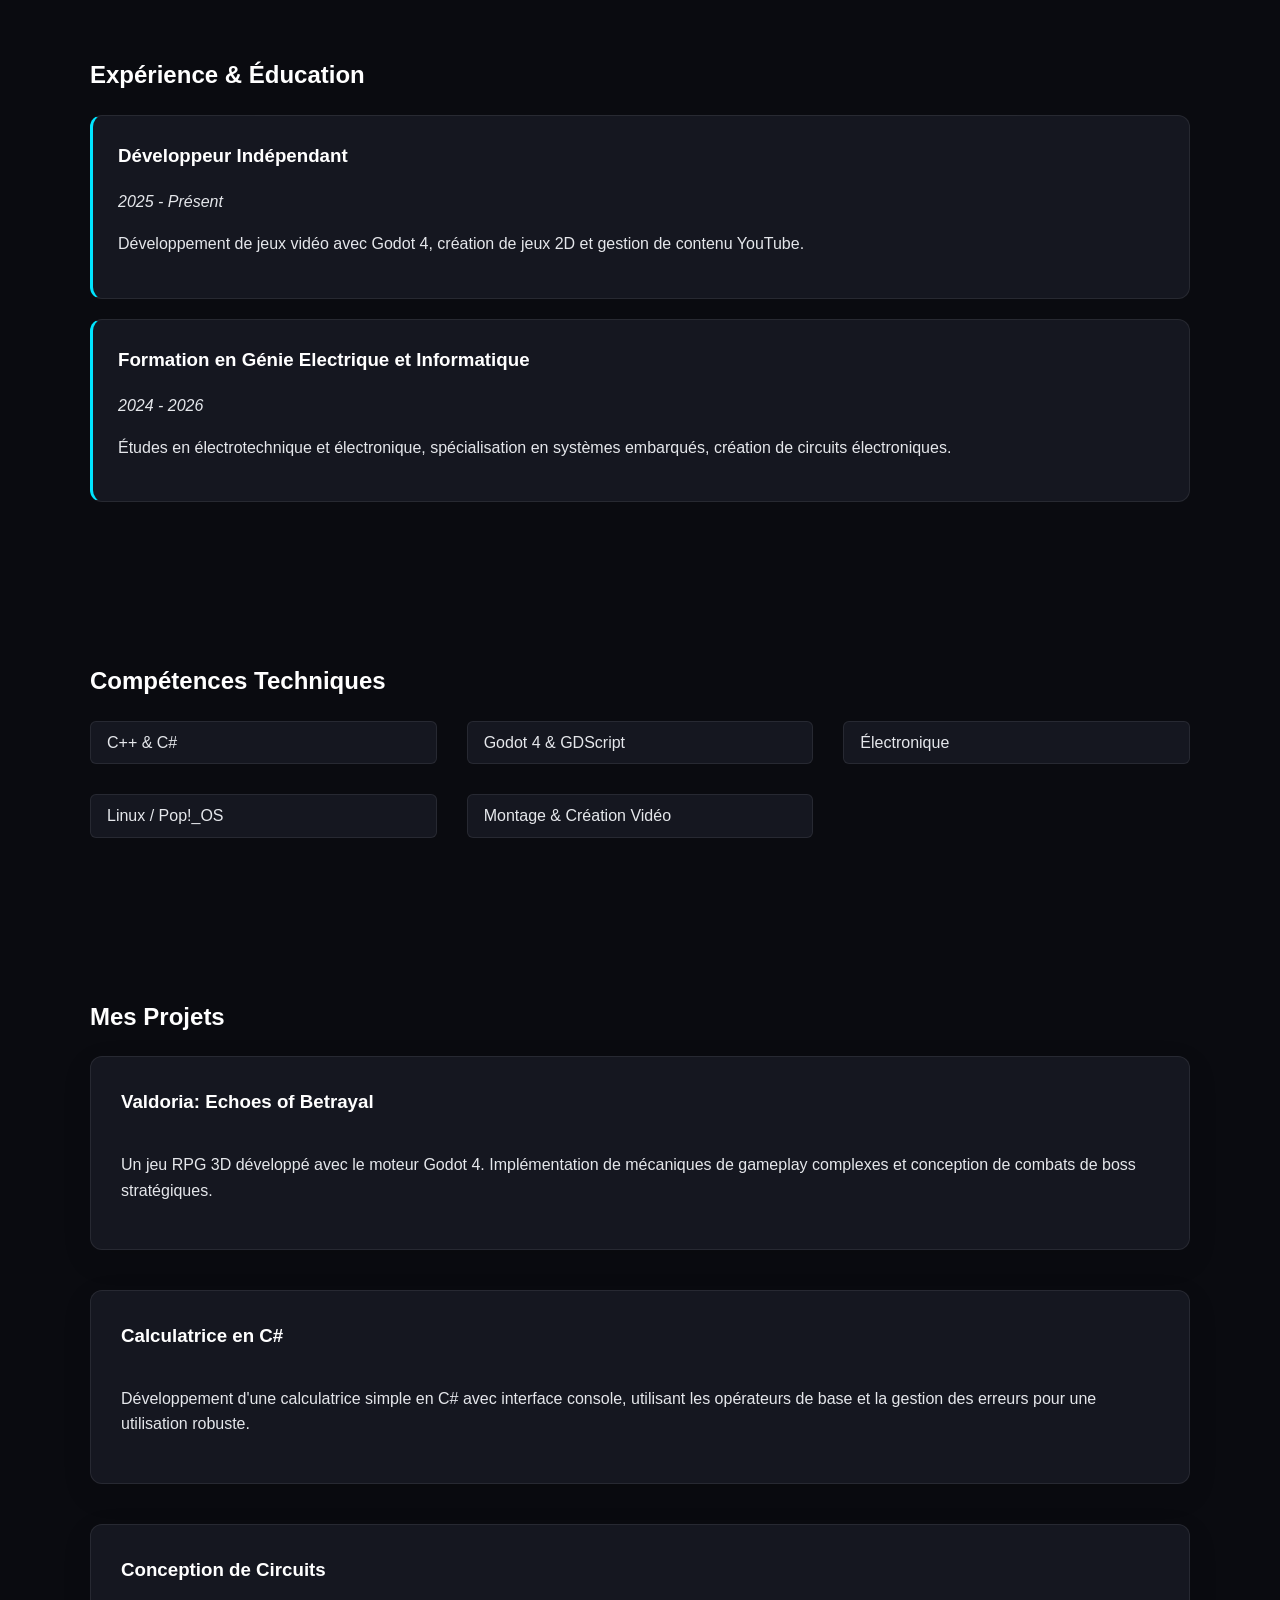
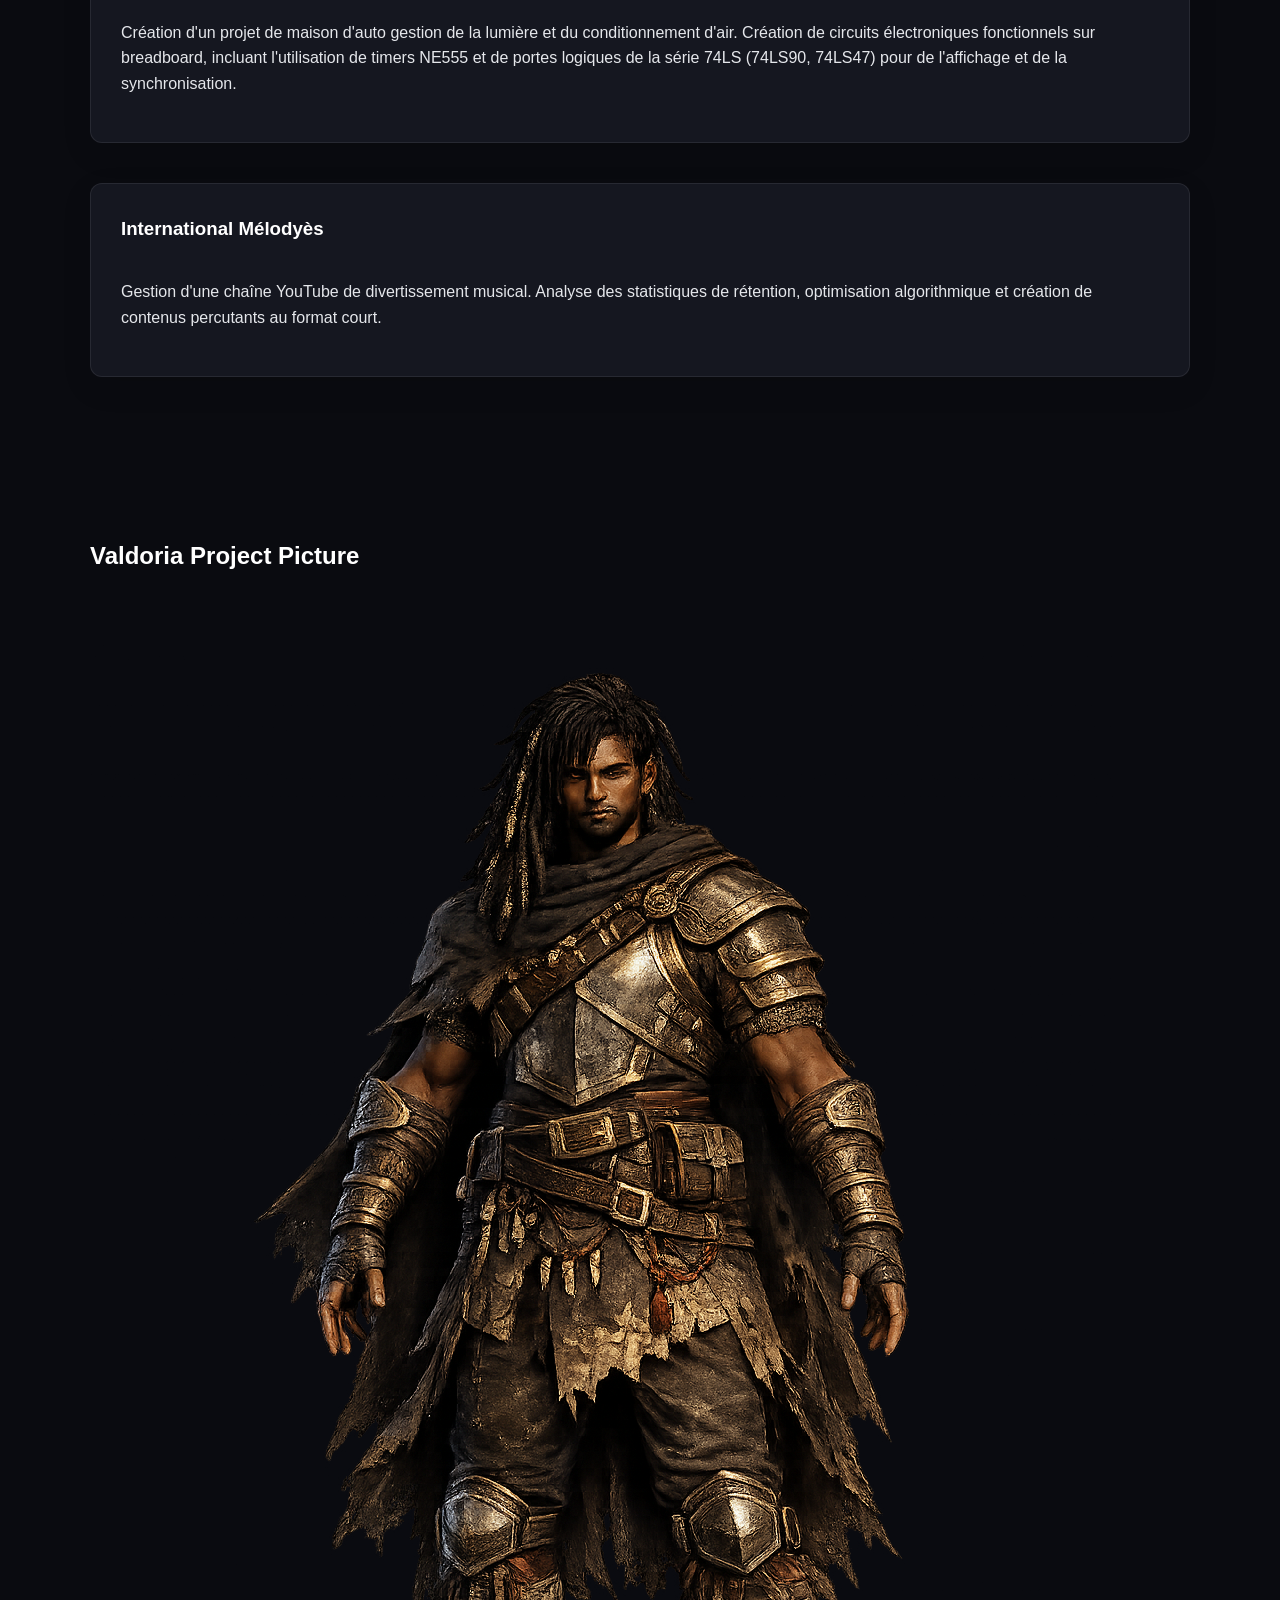
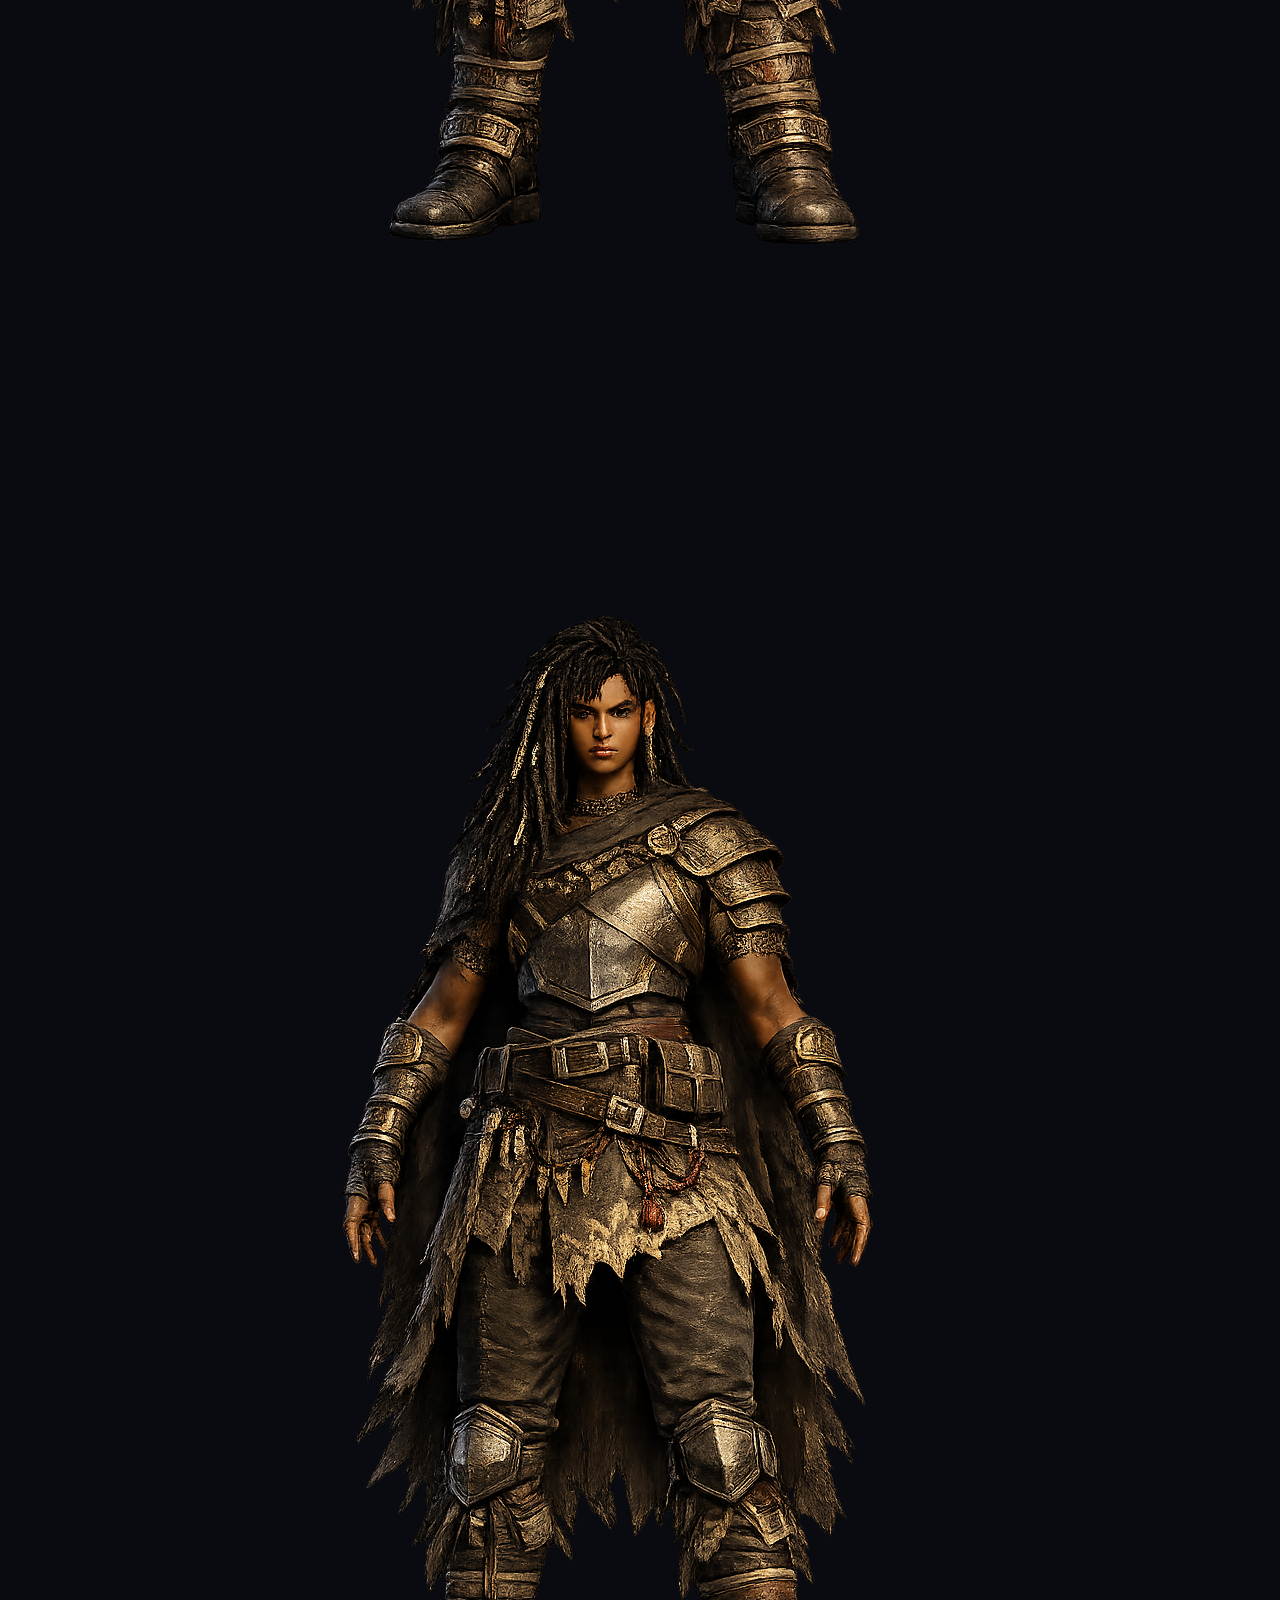
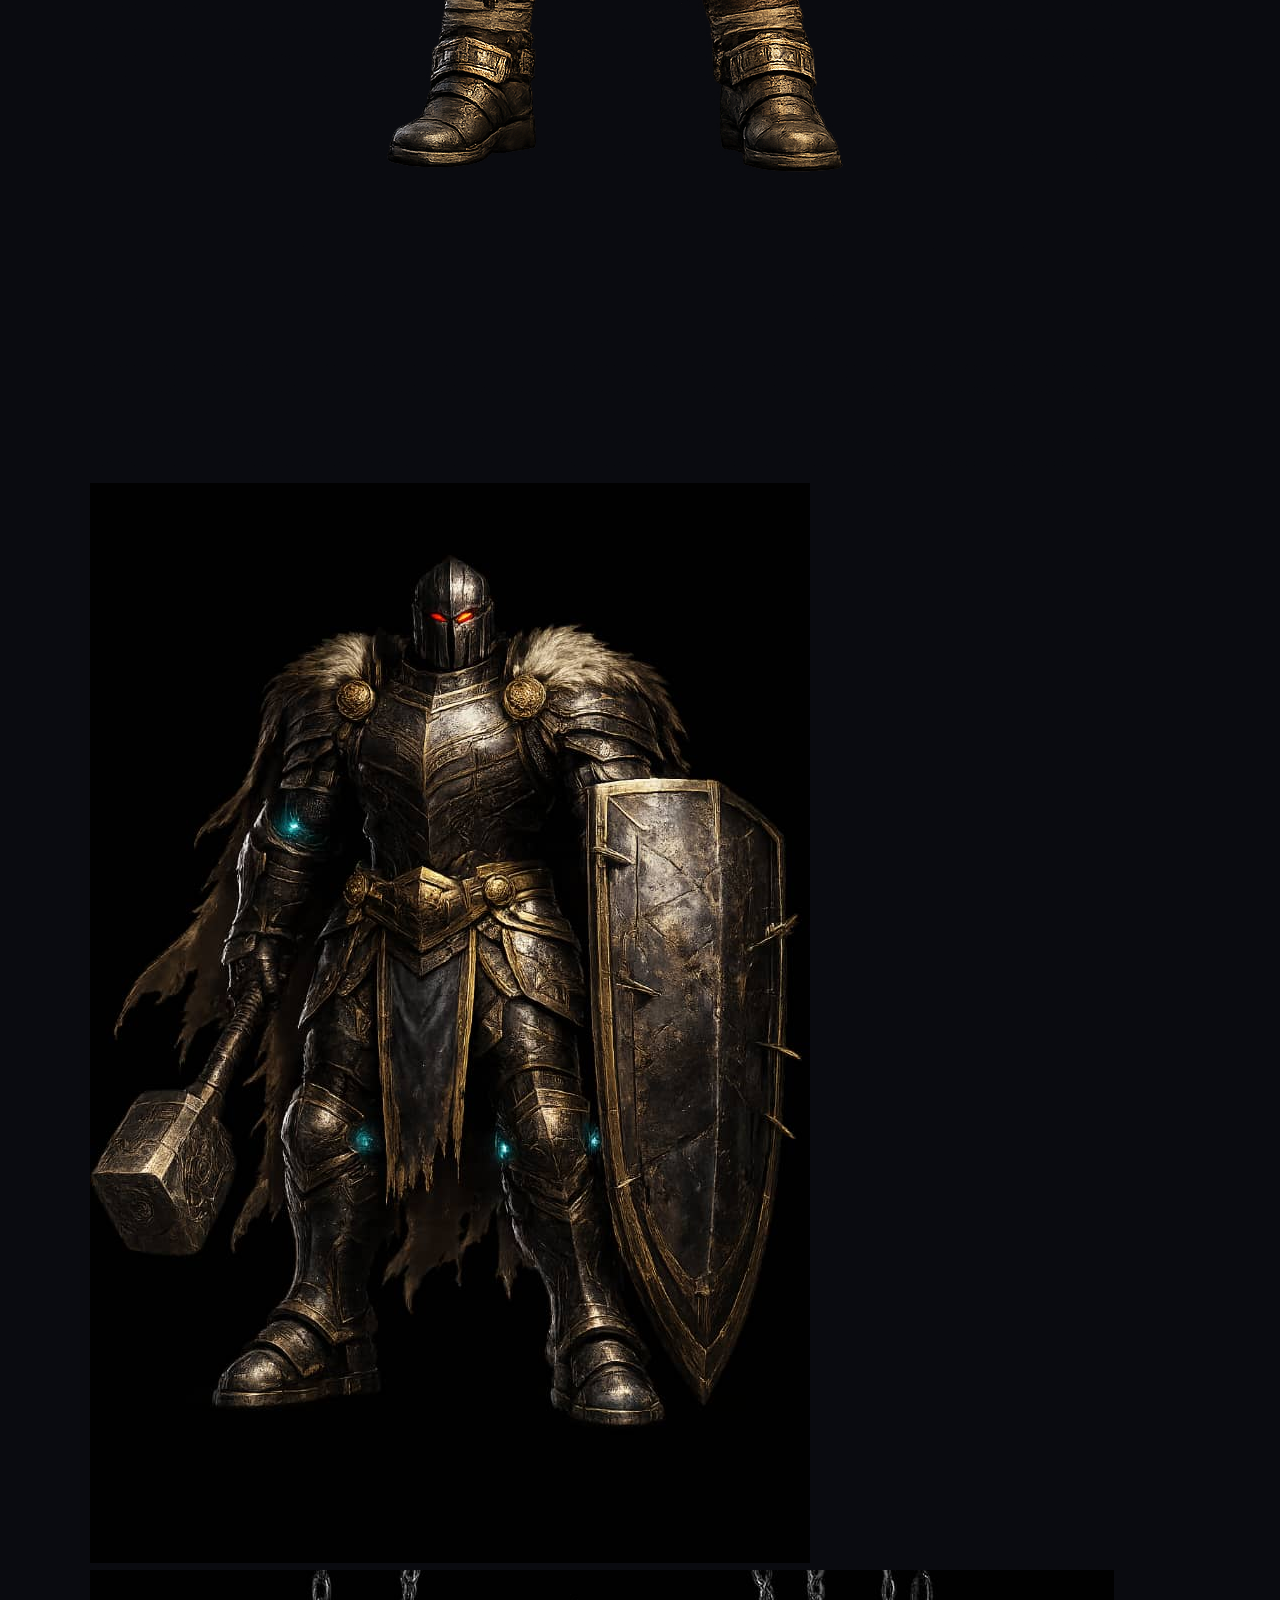
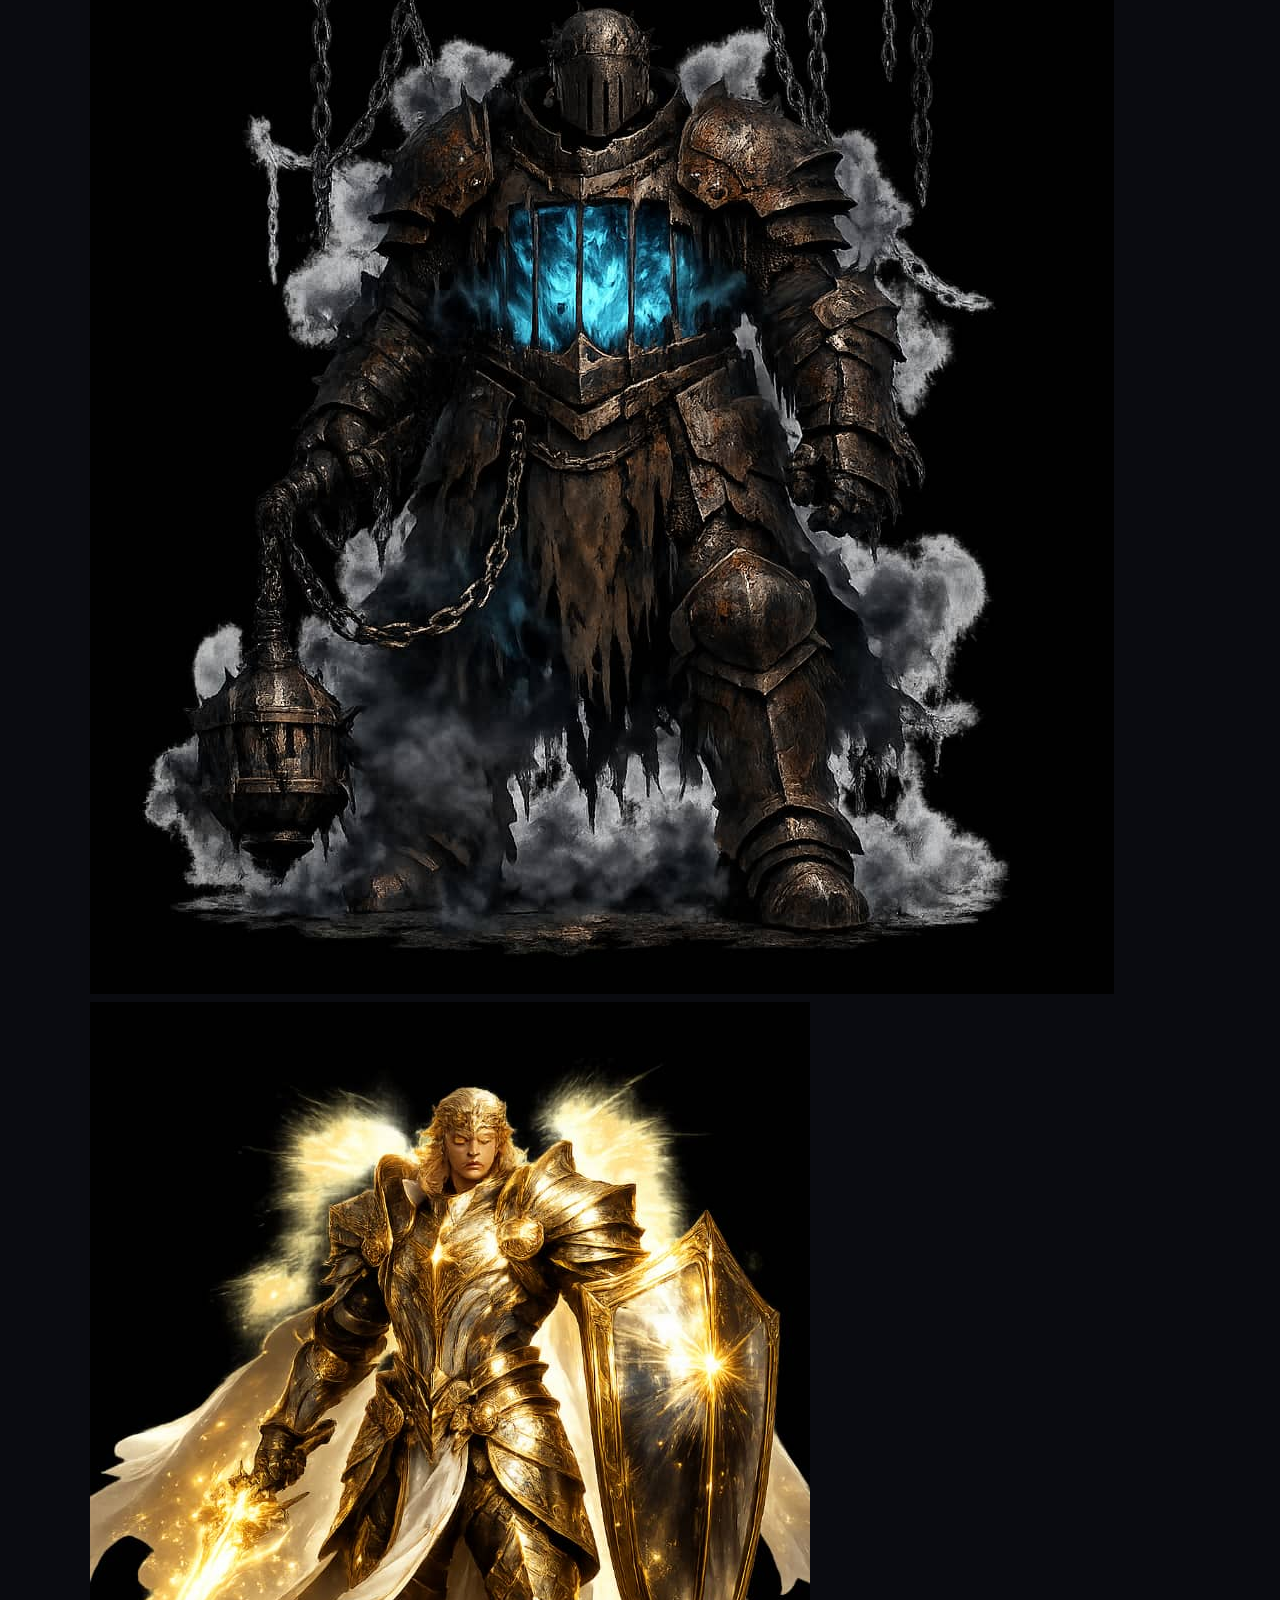
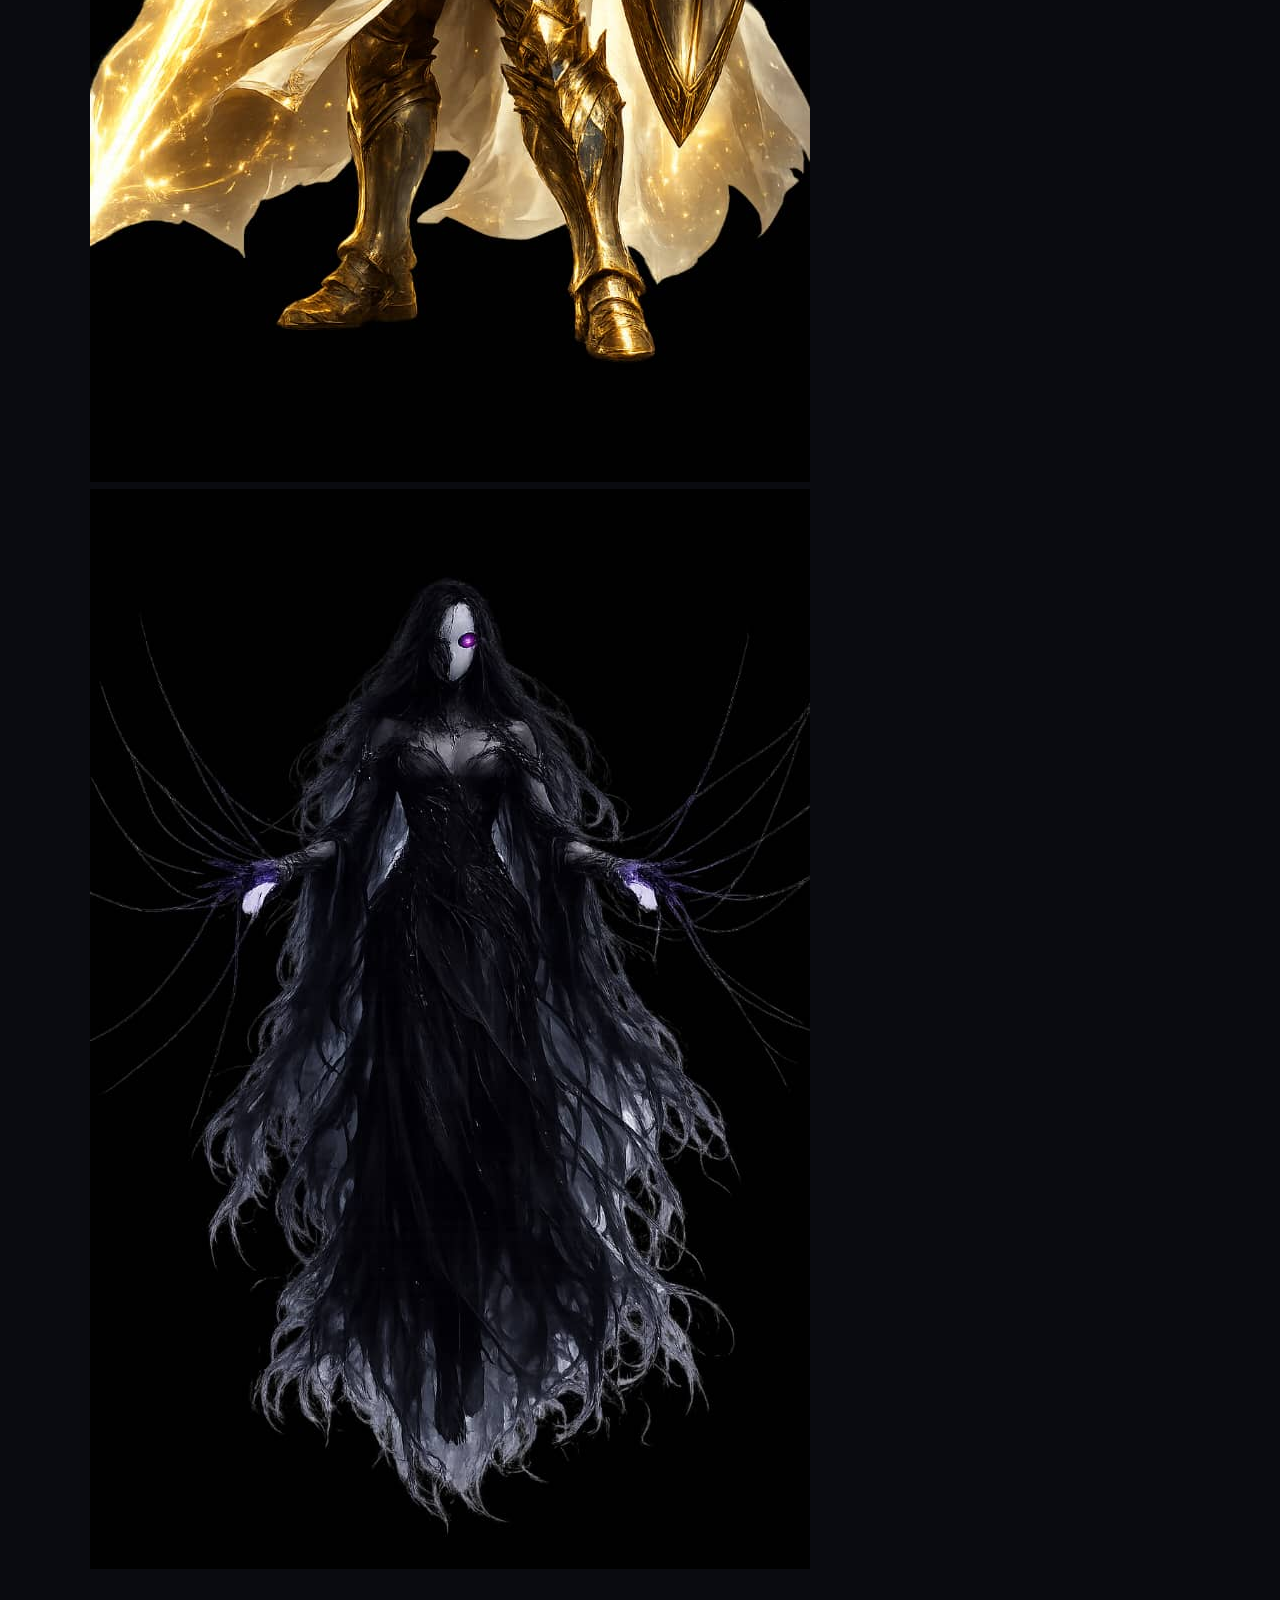
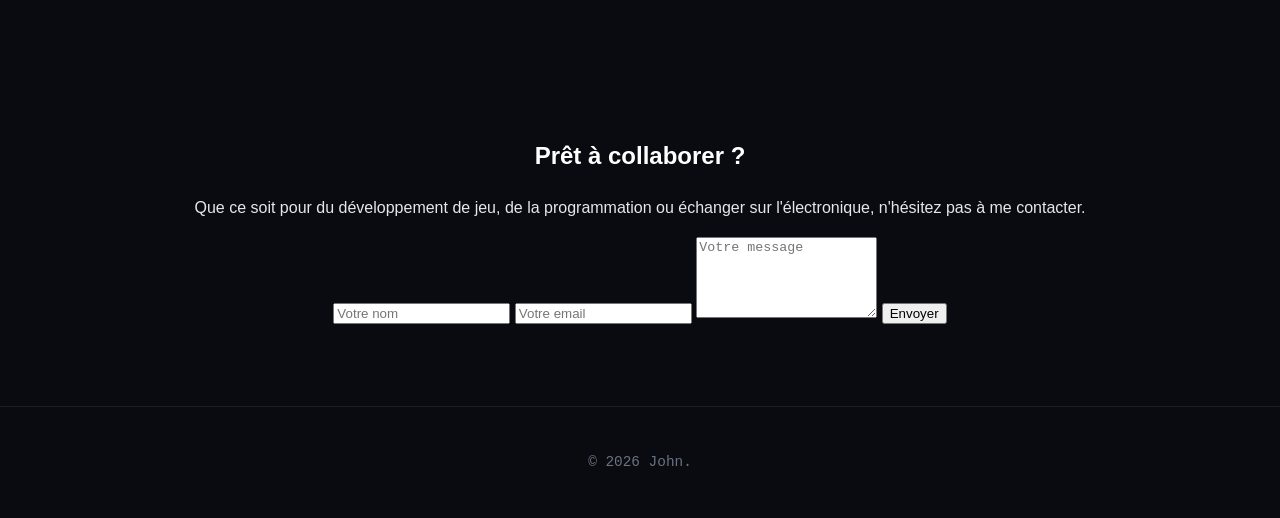
<file: portfolio.html>
<!DOCTYPE html>
<html lang="fr">
<head>
    <meta charset="UTF-8">
    <meta name="viewport" content="width=device-width, initial-scale=1.0">
    <meta name="description" content="Portfolio de John - Développeur spécialisée Game Dev (Full Stack) et Électronicien en formation. Découvrez mes projets en C++, C#, Godot et électronique.">
    <meta name="keywords" content="développeur, game designer, électronique, C++, C#, Godot, portfolio">
    <meta name="author" content="John-Mary Kemerdy Fabrice AYVI">
    <title>John | Portfolio</title>
    <link rel="stylesheet" href="https://cdnjs.cloudflare.com/ajax/libs/font-awesome/6.0.0/css/all.min.css">
    <link rel="stylesheet" href="style.css">
</head>
<body>

    <nav class="navbar">
        <div class="nav-container">
            <a href="#about" class="nav-link">À propos</a>
            <a href="#experience" class="nav-link">Expérience</a>
            <a href="#skills" class="nav-link">Compétences</a>
            <a href="#projects" class="nav-link">Projets</a>
            <a href="#contact" class="nav-link">Contact</a>
            <button id="theme-toggle" class="theme-btn"><i class="fas fa-moon"></i></button>
        </div>
    </nav>

    <header>
        <div class="header-container">
            <div class="header-left">
                <h1>Salut, je suis <span>John-Mary Kemerdy Fabrice AYVI</span></h1>
                <p class="subtitle">Développeur, Game Designer & Passionné d'Électronique.</p>

                <div class="rpg-ui-container">
                    <div class="ui-panel"><h3 class="ui-title">
    <span>SYSTEM STATUS v2.2</span>
    <button class="play-btn" id="play-trigger">PLAY</button>
</h3>
                        <div class="ui-stats">
                            <p>IDENTITY: John</p>
                            <p>CLASS: Creative_Tech_Architect</p>
                            <p>LEVEL: 23 [█████-----] 40% (Building)</p>
                            <p>POWER: NE555_CLOCK (1Hz)</p>
                        </div>
                        <div class="ui-terminal" id="ui-terminal">
                            <span class="terminal-prompt">root@portfolio:~/$</span> systemctl status creative_core
                            <span class="terminal-prompt">... [OK]</span> Core initialized.
                            <span class="terminal-prompt">root@portfolio:~/$</span> _
                        </div>
                        <div class="ui-controls">
                            <button class="ui-btn" data-cmd="analyze_circuit.sys">ANALYSE CIRCUIT</button>
                            <button class="ui-btn" data-cmd="compile_code.run">COMPILE CODE</button>
                            <button class="ui-btn" data-cmd="build_project.exe">BUILD PROJECT</button>
                        </div>
                    </div>
                </div>
            </div>

            <div class="header-right">
                <img src="image de profil.png" alt="John - Photo de Profil" class="profile-pic">
                <div class="social-links">
                    <a href="https://github.com/john" target="_blank" class="social-icon"><i class="fab fa-github"></i></a>
                    <a href="https://linkedin.com/in/john" target="_blank" class="social-icon"><i class="fab fa-linkedin"></i></a>
                    <a href="https://youtube.com/@john" target="_blank" class="social-icon"><i class="fab fa-youtube"></i></a>
                </div>
            </div>
        </div>
    </header>

    <section id="about">
        <h2>Qui suis-je</h2>
        <div class="about-card">
            <p> Je suis un développeur et game designer passionné par l'innovation technologique. Je travaille actuellement sur l'un de mes plus grands projets, mon jeu ("Valdoria: Echoes of Betrayal"). Je travaille quotidiennement sous environnement Linux (Pop!_OS) et j'aime explorer la logique derrière chaque système, du développement logiciel à l'électronique matérielle.</p>
        </div>
    </section>

    <section id="experience">
        <h2>Expérience & Éducation</h2>
        <div class="experience-grid">
            <div class="experience-item">
                <h3>Développeur Indépendant</h3>
                <p><em>2025 - Présent</em></p>
                <p>Développement de jeux vidéo avec Godot 4, création de jeux 2D et gestion de contenu YouTube.</p>
            </div>
            <div class="experience-item">
                <h3>Formation en Génie Electrique et Informatique</h3>
                <p><em>2024 - 2026</em></p>
                <p>Études en électrotechnique et électronique, spécialisation en systèmes embarqués, création de circuits électroniques.</p>
            </div>
        </div>
    </section>

    <section id="skills">
        <h2>Compétences Techniques</h2>
        <div class="skills-grid">
            <div class="skill-tag">C++ & C#</div>
            <div class="skill-tag">Godot 4 & GDScript</div>
            <div class="skill-tag">Électronique </div>
            <div class="skill-tag">Linux / Pop!_OS</div>
            <div class="skill-tag">Montage & Création Vidéo</div>
        </div>
    </section>

    <section id="projects">
        <h2>Mes Projets</h2>
        <div class="projects-grid">
            
            <div class="project-card" data-title="Valdoria: Echoes of Betrayal" data-description="Un jeu RPG 3D développé avec le moteur Godot 4. Implémentation de mécaniques de gameplay complexes (double saut, gestion des états) et conception de combats de boss stratégiques. Fonctionnalités avancées : inventaire dynamique, quêtes ramifiées, et optimisation pour performances élevées.">
                <h3>Valdoria: Echoes of Betrayal</h3>
                <p>Un jeu RPG 3D développé avec le moteur Godot 4. Implémentation de mécaniques de gameplay complexes et conception de combats de boss stratégiques.</p>
            </div>

            <div class="project-card" data-title="Calculatrice en C#" data-description="Développement d'une calculatrice simple en C# avec interface console, utilisant les opérateurs de base et la gestion des erreurs pour une utilisation robuste. Inclut des fonctionnalités avancées comme la gestion des parenthèses et la conversion de bases numériques.">
                <h3>Calculatrice en C#</h3>
                <p>Développement d'une calculatrice simple en C# avec interface console, utilisant les opérateurs de base et la gestion des erreurs pour une utilisation robuste.</p>
            </div>

            <div class="project-card" data-title="Conception de Circuits" data-description="Création d'un projet de maison d'auto gestion de la lumière et du conditionnement d'air. Création de circuits électroniques fonctionnels sur breadboard, incluant l'utilisation de timers NE555 et de portes logiques de la série 74LS (74LS90, 74LS47) pour de l'affichage et de la synchronisation.">
                <h3>Conception de Circuits</h3>
                <p>Création d'un projet de maison d'auto gestion de la lumière et du conditionnement d'air. Création de circuits électroniques fonctionnels sur breadboard, incluant l'utilisation de timers NE555 et de portes logiques de la série 74LS (74LS90, 74LS47) pour de l'affichage et de la synchronisation. </p>
            </div>

            <div class="project-card" data-title="International Mélodyès" data-description="Gestion d'une chaîne YouTube de divertissement musical. Analyse des statistiques de rétention, optimisation algorithmique et création de contenus percutants au format court. Utilisation d'outils d'analyse de données pour maximiser l'engagement.">
                <h3>International Mélodyès</h3>
                <p>Gestion d'une chaîne YouTube de divertissement musical. Analyse des statistiques de rétention, optimisation algorithmique et création de contenus percutants au format court.</p>
            </div>

        </div>
    </section>
<section id="valdoria-pictures">
        <h2>Valdoria Project Picture</h2>
        <div class="pictures-grid">
            <div class="picture-frame">
                <img src="perso principal male.jpg" alt="Personnage principal masculin">
            </div>
            <div class="picture-frame">
                <img src="perso principal female.png" alt="Personnage principal féminin">
            </div>
            <div class="picture-frame">
                <img src="Viktor.jpg" alt="Viktor">
            </div>
            <div class="picture-frame">
                <img src="barron de fer.jpg" alt="Baron de fer">
            </div>
            <div class="picture-frame">
                <img src="le pretre.jpg" alt="Le prêtre">
            </div>
            <div class="picture-frame">
                <img src="La reine des ombres.jpg" alt="La reine des ombres">
            </div>
        </div>
    </section>

    
    <section id="contact" style="text-align: center;">
        <h2>Prêt à collaborer ?</h2>
        <p>Que ce soit pour du développement de jeu, de la programmation ou échanger sur l'électronique, n'hésitez pas à me contacter.</p>
        <form action="mailto:kemerdyjohn@gmail.com" method="post" enctype="text/plain" class="contact-form">
            <input type="text" name="name" placeholder="Votre nom" required>
            <input type="email" name="email" placeholder="Votre email" required>
            <textarea name="message" placeholder="Votre message" rows="5" required></textarea>
            <button type="submit" class="contact-btn">Envoyer</button>
        </form>
    </section>

    <footer>
        <p>&copy; 2026 John.</p>
    </footer>

    <!-- Modal for project details -->
    <div id="project-modal" class="modal">
        <div class="modal-content">
            <span class="close">&times;</span>
            <h2 id="modal-title"></h2>
            <p id="modal-description"></p>
        </div>
    </div>

    <script src="script.js"></script>

</body>
</html>
</file>
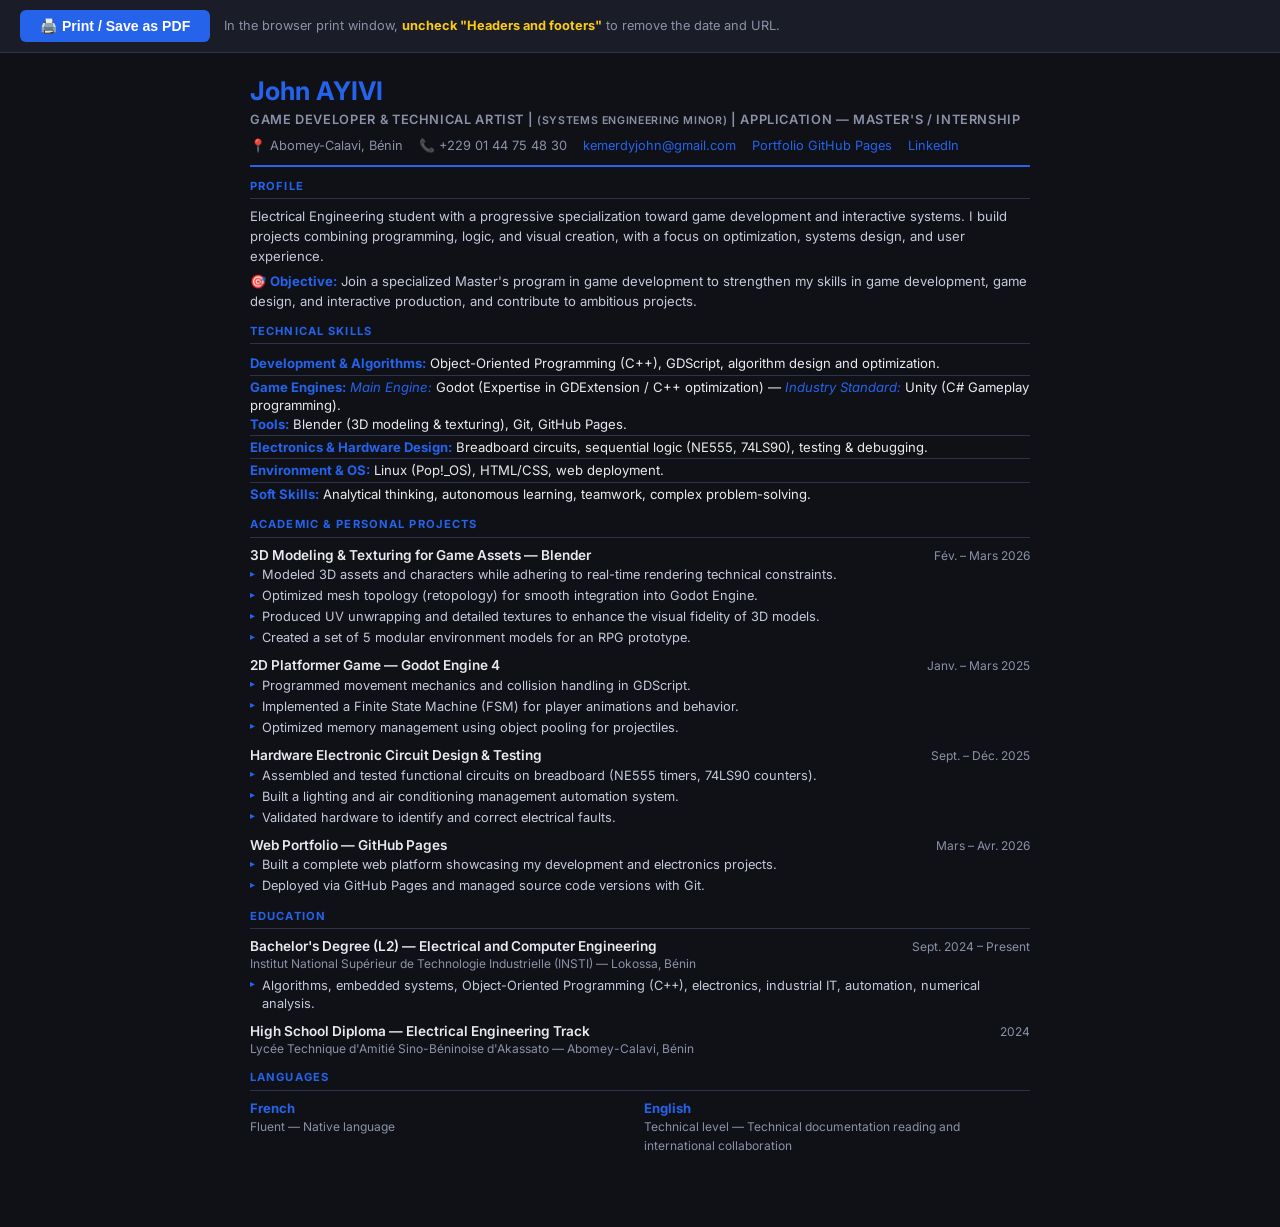
<file: cv/cv.html>
<!DOCTYPE html>
<html lang="fr">
<head>
    <meta charset="UTF-8">
    <meta name="viewport" content="width=device-width, initial-scale=1.0">
    <title>CV John AYIVI — Game Developer & Technical Artist</title>
    <link href="https://fonts.googleapis.com/css2?family=Inter:wght@300;400;600;700&display=swap" rel="stylesheet">
    <style>
        /* ── Variables ───────────────────────────────────────── */
        :root {
            --accent: #2563eb;
            --dark: #0f1117;
            --surface: #1a1d27;
            --border: #2d3250;
            --text: #e8eaf0;
            --muted: #8b92a8;
        }

        /* ── Base (écran) ────────────────────────────────────── */
        * { margin: 0; padding: 0; box-sizing: border-box; }

        body {
            font-family: 'Inter', sans-serif;
            background: var(--dark);
            color: var(--text);
            line-height: 1.4; /* Plus compact */
        }

        /* Boutique impression (visible à l'écran uniquement) */
        .print-bar {
            background: #1a1d27;
            border-bottom: 1px solid #2d3250;
            padding: 10px 20px;
            display: flex;
            align-items: center;
            gap: 14px;
        }
        .print-bar button {
            background: var(--accent);
            color: white;
            border: none;
            border-radius: 6px;
            padding: 8px 20px;
            font-size: 0.88rem;
            font-weight: 600;
            cursor: pointer;
        }
        .print-bar button:hover { background: #1d4ed8; }
        .print-bar p { font-size: 0.8rem; color: var(--muted); }
        .print-bar strong { color: #facc15; }

        .cv-page {
            max-width: 820px;
            margin: 20px auto;
            padding: 0 20px 40px;
        }

        /* ── Header ──────────────────────────────────────────── */
        .cv-header {
            border-bottom: 2px solid var(--accent);
            padding-bottom: 10px;
            margin-bottom: 12px;
        }
        .cv-header h1 {
            font-size: 1.6rem;
            font-weight: 700;
            color: var(--accent);
        }
        .cv-header .role {
            font-size: 0.8rem;
            color: var(--muted);
            font-weight: 600;
            text-transform: uppercase;
            letter-spacing: 0.05em;
            margin: 2px 0 8px;
        }
        .contact-row {
            display: flex;
            flex-wrap: wrap;
            gap: 8px 16px;
            font-size: 0.8rem;
            color: var(--muted);
        }
        .contact-row a { color: var(--accent); text-decoration: none; }

        /* ── Section ──────────────────────────────────────────── */
        .cv-section { margin-bottom: 12px; }
        .cv-section h2 {
            font-size: 0.7rem;
            font-weight: 700;
            text-transform: uppercase;
            letter-spacing: 0.1em;
            color: var(--accent);
            border-bottom: 1px solid var(--border);
            padding-bottom: 4px;
            margin-bottom: 8px;
        }

        /* ── Profil ───────────────────────────────────────────── */
        .profil-text { font-size: 0.82rem; line-height: 1.5; color: #c5c9d9; }
        .profil-obj { margin-top: 6px; }
        .profil-accent { color: var(--accent); }

        /* ── Compétences ──────────────────────────────────────── */
        .skills-list { list-style: none; }
        .skills-list li {
            font-size: 0.82rem;
            padding: 2px 0;
            border-bottom: 1px solid var(--border);
            color: var(--text);
        }
        .skills-list li:last-child { border-bottom: none; }
        .skills-list strong { color: var(--accent); }

        /* ── Entrée projet/formation ──────────────────────────── */
        .entry { margin-bottom: 8px; }
        .entry:last-child { margin-bottom: 0; }

        .entry-header {
            display: flex;
            justify-content: space-between;
            align-items: baseline;
            flex-wrap: wrap;
            gap: 2px;
        }
        .entry-header h3 { font-size: 0.85rem; font-weight: 600; }
        .entry-date { font-size: 0.75rem; color: var(--muted); white-space: nowrap; }
        .entry-sub { font-size: 0.75rem; color: var(--muted); margin-bottom: 2px; }

        .entry ul { list-style: none; padding: 0; }
        .entry ul li {
            font-size: 0.8rem;
            color: #c5c9d9;
            padding: 1.5px 0 1.5px 12px;
            position: relative;
        }
        .entry ul li::before {
            content: '▸';
            position: absolute;
            left: 0;
            color: var(--accent);
            font-size: 0.65rem;
            top: 2px;
        }

        /* ── Langues ──────────────────────────────────────────── */
        .lang-grid {
            display: grid;
            grid-template-columns: 1fr 1fr;
            gap: 8px;
        }
        .lang-item { font-size: 0.82rem; }
        .lang-item strong { color: var(--accent); display: block; }
        .lang-item span { color: var(--muted); font-size: 0.75rem; }

        /* ── IMPRESSION ───────────────────────────────────────── */
        @media print {
            @page {
                size: A4 portrait;
                margin: 10mm 12mm;
            }

            html { -webkit-print-color-adjust: exact; print-color-adjust: exact; }

            .print-bar { display: none !important; }

            body {
                background: white !important;
                font-size: 9.2pt;
                line-height: 1.35;
            }

            /* ── Reset universel : tout le cv devient noir sur blanc ── */
            .cv-page, .cv-page * {
                color: #111 !important;
                background: transparent !important;
                border-color: #ccc !important;
            }

            /* ── Re-coloration sélective (bleu marine) ── */
            .cv-header h1,
            .cv-section h2,
            .skills-list strong,
            .entry ul li::before,
            .profil-accent,
            .lang-item strong,
            .contact-row a { color: #1a3a7a !important; }

            /* ── Muted (gris) ── */
            .cv-header .role,
            .contact-row,
            .entry-date,
            .entry-sub,
            .lang-item span { color: #555 !important; }

            .cv-page { margin: 0; padding: 0; max-width: 100%; }

            .cv-header { padding-bottom: 6px; margin-bottom: 8px; }
            .cv-header h1 { font-size: 15pt; }
            .cv-header .role { font-size: 7.5pt; margin: 1px 0 6px; }
            .contact-row { font-size: 7.5pt; gap: 4px 14px; }

            .cv-section { margin-bottom: 8px; }
            .cv-section h2 { font-size: 6.5pt; padding-bottom: 2px; margin-bottom: 5px; }

            .profil-text { font-size: 8.2pt; }

            .skills-list li { font-size: 8.2pt; padding: 1.2px 0; }

            .entry { margin-bottom: 6px; page-break-inside: avoid; }
            .entry-header h3 { font-size: 8.2pt; }
            .entry-date { font-size: 7pt; }
            .entry-sub { font-size: 7pt; margin-bottom: 1px; }
            .entry ul li { font-size: 7.8pt; padding: 0.8px 0 0.8px 10px; }
            .entry ul li::before { font-size: 6pt; top: 2px; }

            .lang-item { font-size: 8.2pt; }
            .lang-item span { font-size: 7.8pt; }
        }
    </style>
</head>
<body>

<!-- Barre impression (cachée à l'impression) -->
<div class="print-bar">
    <button onclick="window.print()" 
            data-fr="🖨️ Imprimer / Sauvegarder en PDF" 
            data-en="🖨️ Print / Save as PDF">🖨️ Imprimer / Sauvegarder en PDF</button>
    <p data-fr='Dans la fenêtre d&apos;impression du navigateur, <strong>décochez "En-têtes et pieds de page"</strong> pour supprimer la date et l&apos;URL.'
       data-en='In the browser print window, <strong>uncheck "Headers and footers"</strong> to remove the date and URL.'>
       Dans la fenêtre d'impression du navigateur, <strong>décochez "En-têtes et pieds de page"</strong> pour supprimer la date et l'URL.
    </p>
</div>

<div class="cv-page">

    <!-- En-tête -->
    <div class="cv-header">
        <h1>John AYIVI</h1>
        <p class="role" 
           data-fr="Game Developer &amp; Technical Artist | <small>(Systems Engineer)</small> | Candidature — Master / Stage"
           data-en="Game Developer &amp; Technical Artist | <small>(Systems Engineering Minor)</small> | Application — Master's / Internship">
           Game Developer &amp; Technical Artist | <small>(Systems Engineer)</small> | Candidature — Master / Stage</p>
        <div class="contact-row">
            <span>📍 Abomey-Calavi, Bénin</span>
            <span>📞 +229 01 44 75 48 30</span>
            <a href="mailto:kemerdyjohn@gmail.com">kemerdyjohn@gmail.com</a>
            <a href="https://shinkiflinn-ops.github.io/Portfolio/" target="_blank"
               data-fr="Portfolio GitHub Pages" data-en="Portfolio GitHub Pages">Portfolio GitHub Pages</a>
            <a href="https://www.linkedin.com/in/john-dev88" target="_blank">LinkedIn</a>
        </div>
    </div>

    <!-- Profil -->
    <div class="cv-section">
        <h2 data-fr="Profil" data-en="Profile">Profil</h2>
        <p class="profil-text"
           data-fr="Étudiant en Génie Électrique avec une spécialisation progressive vers le développement de jeux vidéo et les systèmes interactifs. Je développe des projets combinant programmation, logique et création visuelle, avec une attention particulière à l'optimisation, à la conception de systèmes et à l'expérience utilisateur."
           data-en="Electrical Engineering student with a progressive specialization toward game development and interactive systems. I build projects combining programming, logic, and visual creation, with a focus on optimization, systems design, and user experience.">
           Étudiant en Génie Électrique avec une spécialisation progressive vers le développement de jeux vidéo et les systèmes interactifs. Je développe des projets combinant programmation, logique et création visuelle, avec une attention particulière à l'optimisation, à la conception de systèmes et à l'expérience utilisateur.
        </p>
        <p class="profil-text profil-obj"
           data-fr="🎯 <strong class='profil-accent'>Objectif :</strong> Intégrer un master spécialisé en jeu vidéo afin de renforcer mes compétences en game development, game design et production interactive, et contribuer à des projets ambitieux."
           data-en="🎯 <strong class='profil-accent'>Objective:</strong> Join a specialized Master's program in game development to strengthen my skills in game development, game design, and interactive production, and contribute to ambitious projects.">
           🎯 <strong class="profil-accent">Objectif :</strong> Intégrer un master spécialisé en jeu vidéo afin de renforcer mes compétences en game development, game design et production interactive, et contribuer à des projets ambitieux.
        </p>
    </div>

    <!-- Compétences -->
    <div class="cv-section">
        <h2 data-fr="Compétences Techniques" data-en="Technical Skills">Compétences Techniques</h2>
        <ul class="skills-list">
            <li data-fr="<strong>Développement &amp; Algorithmique :</strong> Programmation orientée objet (C++), GDScript, conception d'algorithmes et optimisation."
                data-en="<strong>Development &amp; Algorithms:</strong> Object-Oriented Programming (C++), GDScript, algorithm design and optimization.">
                <strong>Développement &amp; Algorithmique :</strong> Programmation orientée objet (C++), GDScript, conception d'algorithmes et optimisation.</li>
            <li data-fr="<strong>Moteurs de Jeu :</strong> <em style='color: var(--accent)'>Main Engine:</em> Godot (Expertise in GDExtension / C++ optimization) — <em style='color: var(--accent)'>Industry Standard:</em> Unity (C# Gameplay programming).<br>
                <strong>Outils :</strong> Blender (modélisation &amp; texturation 3D), Git, GitHub Pages."
                data-en="<strong>Game Engines:</strong> <em style='color: var(--accent)'>Main Engine:</em> Godot (Expertise in GDExtension / C++ optimization) — <em style='color: var(--accent)'>Industry Standard:</em> Unity (C# Gameplay programming).<br>
                <strong>Tools:</strong> Blender (3D modeling &amp; texturing), Git, GitHub Pages.">
                <strong>Moteurs de Jeu :</strong> <em style='color: var(--accent)'>Main Engine:</em> Godot (Expertise in GDExtension / C++ optimization) — <em style='color: var(--accent)'>Industry Standard:</em> Unity (C# Gameplay programming).<br>
                <strong>Outils :</strong> Blender (modélisation &amp; texturation 3D), Git, GitHub Pages.</li>
            <li data-fr="<strong>Électronique &amp; Conception Matérielle :</strong> Circuits sur breadboard, logique séquentielle (NE555, 74LS90), test &amp; débogage."
                data-en="<strong>Electronics &amp; Hardware Design:</strong> Breadboard circuits, sequential logic (NE555, 74LS90), testing &amp; debugging.">
                <strong>Électronique &amp; Conception Matérielle :</strong> Circuits sur breadboard, logique séquentielle (NE555, 74LS90), test &amp; débogage.</li>
            <li data-fr="<strong>Environnement &amp; OS :</strong> Linux (Pop!_OS), HTML/CSS, déploiement web."
                data-en="<strong>Environment &amp; OS:</strong> Linux (Pop!_OS), HTML/CSS, web deployment.">
                <strong>Environnement &amp; OS :</strong> Linux (Pop!_OS), HTML/CSS, déploiement web.</li>
            <li data-fr="<strong>Soft Skills :</strong> Esprit d'analyse, apprentissage autonome, travail en équipe, résolution de problèmes complexes."
                data-en="<strong>Soft Skills:</strong> Analytical thinking, autonomous learning, teamwork, complex problem-solving.">
                <strong>Soft Skills :</strong> Esprit d'analyse, apprentissage autonome, travail en équipe, résolution de problèmes complexes.</li>
        </ul>
    </div>

    <!-- Projets -->
    <div class="cv-section">
        <h2 data-fr="Projets Académiques &amp; Personnels" data-en="Academic &amp; Personal Projects">Projets Académiques &amp; Personnels</h2>

        <div class="entry">
            <div class="entry-header">
                <h3 data-fr="Modélisation &amp; Texturation 3D pour Jeux Vidéo — Blender"
                    data-en="3D Modeling &amp; Texturing for Game Assets — Blender">Modélisation &amp; Texturation 3D pour Jeux Vidéo — Blender</h3>
                <span class="entry-date">Fév. – Mars 2026</span>
            </div>
            <ul>
                <li data-fr="Modélisé des assets et personnages 3D en respectant les contraintes techniques du rendu temps réel."
                    data-en="Modeled 3D assets and characters while adhering to real-time rendering technical constraints.">Modélisé des assets et personnages 3D en respectant les contraintes techniques du rendu temps réel.</li>
                <li data-fr="Optimisé la topologie des maillages (retopologie) pour une intégration fluide dans Godot Engine."
                    data-en="Optimized mesh topology (retopology) for smooth integration into Godot Engine.">Optimisé la topologie des maillages (retopologie) pour une intégration fluide dans Godot Engine.</li>
                <li data-fr="Conçu des dépliages UV et des textures pour améliorer la fidélité visuelle des modèles."
                    data-en="Produced UV unwrapping and detailed textures to enhance the visual fidelity of 3D models.">Conçu des dépliages UV et des textures pour améliorer la fidélité visuelle des modèles.</li>
                <li data-fr="Créé un set de 5 modèles d'environnement modulaires pour un prototype de RPG."
                    data-en="Created a set of 5 modular environment models for an RPG prototype.">Créé un set de 5 modèles d'environnement modulaires pour un prototype de RPG.</li>
            </ul>
        </div>

        <div class="entry">
            <div class="entry-header">
                <h3 data-fr="Jeu de Plateformes 2D — Godot Engine 4"
                    data-en="2D Platformer Game — Godot Engine 4">Jeu de Plateformes 2D — Godot Engine 4</h3>
                <span class="entry-date">Janv. – Mars 2025</span>
            </div>
            <ul>
                <li data-fr="Programmé les mécaniques de mouvement et la gestion des collisions en GDScript."
                    data-en="Programmed movement mechanics and collision handling in GDScript.">Programmé les mécaniques de mouvement et la gestion des collisions en GDScript.</li>
                <li data-fr="Implémenté une machine à états (FSM) pour les animations et comportements du joueur."
                    data-en="Implemented a Finite State Machine (FSM) for player animations and behavior.">Implémenté une machine à états (FSM) pour les animations et comportements du joueur.</li>
                <li data-fr="Optimisé la mémoire via le pooling d'objets pour les projectiles."
                    data-en="Optimized memory management using object pooling for projectiles.">Optimisé la mémoire via le pooling d'objets pour les projectiles.</li>
            </ul>
        </div>

        <div class="entry">
            <div class="entry-header">
                <h3 data-fr="Conception &amp; Test de Circuits Électroniques Matériels"
                    data-en="Hardware Electronic Circuit Design &amp; Testing">Conception &amp; Test de Circuits Électroniques Matériels</h3>
                <span class="entry-date">Sept. – Déc. 2025</span>
            </div>
            <ul>
                <li data-fr="Assemblé et testé des circuits fonctionnels sur breadboard (NE555, compteurs 74LS90)."
                    data-en="Assembled and tested functional circuits on breadboard (NE555 timers, 74LS90 counters).">Assemblé et testé des circuits fonctionnels sur breadboard (NE555, compteurs 74LS90).</li>
                <li data-fr="Réalisé un système de gestion de l'éclairage et de conditionnement d'air."
                    data-en="Built a lighting and air conditioning management automation system.">Réalisé un système de gestion de l'éclairage et de conditionnement d'air.</li>
                <li data-fr="Validé le matériel pour identifier et corriger les défaillances électriques."
                    data-en="Validated hardware to identify and correct electrical faults.">Validé le matériel pour identifier et corriger les défaillances électriques.</li>
            </ul>
        </div>

        <div class="entry">
            <div class="entry-header">
                <h3 data-fr="Portfolio Web — GitHub Pages" data-en="Web Portfolio — GitHub Pages">Portfolio Web — GitHub Pages</h3>
                <span class="entry-date">Mars – Avr. 2026</span>
            </div>
            <ul>
                <li data-fr="Développé une plateforme web complète exposant mes projets en développement et électronique."
                    data-en="Built a complete web platform showcasing my development and electronics projects.">Développé une plateforme web complète exposant mes projets en développement et électronique.</li>
                <li data-fr="Déployé via GitHub Pages et géré les versions avec Git."
                    data-en="Deployed via GitHub Pages and managed source code versions with Git.">Déployé via GitHub Pages et géré les versions avec Git.</li>
            </ul>
        </div>
    </div>

    <!-- Formation -->
    <div class="cv-section">
        <h2 data-fr="Formation" data-en="Education">Formation</h2>

        <div class="entry">
            <div class="entry-header">
                <h3 data-fr="Licence 2 — Génie Électrique et Informatique"
                    data-en="Bachelor's Degree (L2) — Electrical and Computer Engineering">Licence 2 — Génie Électrique et Informatique</h3>
                <span class="entry-date" 
                    data-fr="Sept. 2024 – Présent" data-en="Sept. 2024 – Present">Sept. 2024 – Présent</span>
            </div>
            <p class="entry-sub">Institut National Supérieur de Technologie Industrielle (INSTI) — Lokossa, Bénin</p>
            <ul>
                <li data-fr="Algorithmique, systèmes embarqués, Programmation Orientée Objet (C++), électronique, automatisme, analyse numérique."
                    data-en="Algorithms, embedded systems, Object-Oriented Programming (C++), electronics, industrial IT, automation, numerical analysis.">
                    Algorithmique, systèmes embarqués, Programmation Orientée Objet (C++), électronique, automatisme, analyse numérique.</li>
            </ul>
        </div>

        <div class="entry">
            <div class="entry-header">
                <h3 data-fr="Baccalauréat — Spécialité Électrotechnique"
                    data-en="High School Diploma — Electrical Engineering Track">Baccalauréat — Spécialité Électrotechnique</h3>
                <span class="entry-date">2024</span>
            </div>
            <p class="entry-sub">Lycée Technique d'Amitié Sino-Béninoise d'Akassato — Abomey-Calavi, Bénin</p>
        </div>
    </div>

    <!-- Langues -->
    <div class="cv-section">
        <h2 data-fr="Langues" data-en="Languages">Langues</h2>
        <div class="lang-grid">
            <div class="lang-item">
                <strong data-fr="Français" data-en="French">Français</strong>
                <span data-fr="Courant — Langue maternelle" data-en="Fluent — Native language">Courant — Langue maternelle</span>
            </div>
            <div class="lang-item">
                <strong data-fr="Anglais" data-en="English">Anglais</strong>
                <span data-fr="Niveau technique — Lecture de documentation et collaboration internationale"
                      data-en="Technical level — Technical documentation reading and international collaboration">Niveau technique — Lecture de documentation et collaboration internationale</span>
            </div>
        </div>
    </div>

</div>

<script>
    (function() {
        const lang = localStorage.getItem('portfolioLang') || 'en';
        const update = () => {
            document.querySelectorAll('[data-en]').forEach(el => {
                const text = el.getAttribute('data-' + lang);
                if (!text) return;
                if (el.children.length > 0 || text.includes('<')) {
                    el.innerHTML = text;
                } else {
                    el.textContent = text;
                }
            });
            const btn = document.querySelector('.print-bar button');
            if (btn) btn.textContent = lang === 'en' ? '🖨️ Print / Save as PDF' : '🖨️ Imprimer / Sauvegarder en PDF';
        };
        update();
    })();
</script>
</body>
</html>
</file>
<file: style.css>
:root {
    --bg-color: #0a0b10; /* Darker, premium Charcoal Blue */
    --text-color: #e5e7eb; /* Soft white/gray */
    --accent-color: #00E5FF; /* Vibrant Tech Cyan */
    --accent-glow: rgba(0, 229, 255, 0.15); /* Soft cyan glow */
    --card-bg: #151720; /* Slightly elevated from background */
    --ui-border: rgba(255, 255, 255, 0.08); /* 1px very subtle border */
    --code-bg: #0d0f15;
}

/* Light Theme Variables */
[data-theme="light"] {
    --bg-color: #f8f9fa;
    --text-color: #1f2937;
    --accent-color: #0c8a99;
    --card-bg: #ffffff;
    --ui-border: rgba(0, 0, 0, 0.1);
    --code-bg: #f1f5f9;
}

body {
    margin: 0;
    font-family: 'Inter', sans-serif;
    background-color: var(--bg-color);
    color: var(--text-color);
    line-height: 1.6;
    transition: background-color 0.3s ease, color 0.3s ease;
}

h1, h2, h3, h4 {
    color: #ffffff;
    margin-top: 0;
}

[data-theme="light"] h1, [data-theme="light"] h2, [data-theme="light"] h3, [data-theme="light"] h4 {
    color: #111827;
}

/* --- NAVIGATION --- */
.navbar {
    position: fixed;
    top: 0;
    width: 100%;
    background-color: rgba(10, 11, 16, 0.85);
    backdrop-filter: blur(12px); /* Glassmorphism */
    -webkit-backdrop-filter: blur(12px);
    border-bottom: 1px solid var(--ui-border);
    z-index: 1000;
    padding: 15px 20px;
    display: flex;
    justify-content: center;
    box-sizing: border-box;
}

[data-theme="light"] .navbar {
    background-color: rgba(248, 249, 250, 0.85);
}

.nav-container {
    display: flex;
    gap: 30px;
    align-items: center;
}

.nav-link {
    color: var(--text-color);
    text-decoration: none;
    font-weight: 600;
    font-size: 0.9em;
    transition: color 0.2s;
    letter-spacing: 0.5px;
}

.nav-link:hover {
    color: var(--accent-color);
}

.nav-lang-btn {
    padding: 4px 10px;
    font-size: 0.75em;
    letter-spacing: 1px;
}

/* --- BUTTONS --- */
.ui-btn {
    background-color: transparent;
    border: 1px solid var(--accent-color);
    color: var(--accent-color);
    padding: 10px 24px;
    text-decoration: none;
    border-radius: 4px;
    font-weight: 600;
    cursor: pointer;
    transition: all 0.2s ease;
    display: inline-block;
    font-family: 'Inter', sans-serif;
}

.ui-btn.primary-btn {
    background-color: var(--accent-color);
    color: #0a0b10;
}

.ui-btn.primary-btn:hover {
    background-color: transparent;
    color: var(--accent-color);
    box-shadow: 0 0 15px var(--accent-glow);
}

.ui-btn:hover {
    background-color: var(--accent-glow);
}

/* --- HEADER / HERO --- */
header {
    padding: 140px 20px 80px;
    border-bottom: 1px solid var(--ui-border);
    min-height: 50vh;
    display: flex;
    align-items: center;
}

.header-container {
    max-width: 1100px;
    margin: 0 auto;
    display: flex;
    gap: 60px;
    align-items: center;
}

.hero-banner {
    flex-shrink: 0;
}

.hero-char {
    width: 280px;
    height: 280px;
    border-radius: 50%;
    object-fit: cover;
    border: 2px solid var(--ui-border);
    box-shadow: 0 15px 35px rgba(0,0,0,0.4);
    filter: grayscale(20%);
    transition: filter 0.3s ease;
}

.hero-char:hover {
    filter: grayscale(0%);
    border-color: var(--accent-color);
}

.header-content {
    flex-grow: 1;
}

.header-content h1 {
    font-size: 3.5em;
    letter-spacing: -1px;
    margin-bottom: 5px;
}

.role-title {
    color: var(--accent-color);
    font-size: 1.5em;
    margin-bottom: 25px;
    font-weight: 600;
}

.subtitle {
    font-size: 1.15em;
    color: #9ca3af;
    max-width: 700px;
    margin-bottom: 30px;
    line-height: 1.7;
}

[data-theme="light"] .subtitle {
    color: #4b5563;
}

.header-actions {
    display: flex;
    gap: 15px;
}

/* --- SECTIONS MAIN --- */
section {
    padding: 80px 20px;
    max-width: 1100px;
    margin: 0 auto;
}

.section-title {
    font-size: 2em;
    border-left: 4px solid var(--accent-color);
    padding-left: 15px;
    margin-bottom: 40px;
    letter-spacing: -0.5px;
}

/* --- PROJECTS GRID --- */
.projects-grid {
    display: flex;
    flex-direction: column;
    gap: 40px;
}

.project-card {
    background-color: var(--card-bg);
    border: 1px solid var(--ui-border);
    border-radius: 12px;
    padding: 30px;
    box-shadow: 0 10px 30px rgba(0,0,0,0.1);
    transition: transform 0.3s ease, border-color 0.3s ease;
}

.project-card:hover {
    transform: translateY(-4px);
    border-color: var(--accent-color);
}

.project-header {
    display: flex;
    justify-content: space-between;
    align-items: baseline;
    margin-bottom: 15px;
}

.project-role {
    font-family: 'JetBrains Mono', monospace;
    font-size: 0.85em;
    color: #9ca3af;
    text-transform: uppercase;
}

.project-stack {
    display: flex;
    gap: 10px;
    margin-bottom: 20px;
    flex-wrap: wrap;
}

.tech-badge {
    background: var(--accent-glow);
    color: var(--accent-color);
    padding: 4px 12px;
    border-radius: 50px;
    font-size: 0.8em;
    font-weight: 600;
    border: 1px solid rgba(0, 229, 255, 0.2);
}

.project-pitch {
    font-size: 1.1em;
    margin-bottom: 25px;
}

.project-details-list h4 {
    color: var(--accent-color);
    margin-bottom: 10px;
    font-size: 1.05em;
}

.project-details-list ul {
    padding-left: 20px;
    color: #9ca3af;
}

[data-theme="light"] .project-details-list ul {
    color: #4b5563;
}

.project-details-list li {
    margin-bottom: 10px;
}

.project-details-list strong {
    color: var(--text-color);
}

/* Carousel / Images */
.project-carousel {
    display: flex;
    overflow-x: auto;
    gap: 15px;
    margin: 20px 0 25px 0;
    padding-bottom: 10px;
    scroll-snap-type: x mandatory;
}

.project-carousel img {
    height: 180px;
    border-radius: 8px;
    scroll-snap-align: start;
    border: 1px solid var(--ui-border);
}

.project-hero-img, .project-video {
    width: 100%;
    height: auto;
    max-height: 450px;
    object-fit: cover;
    background-color: #000;
    border-radius: 8px;
    margin: 20px 0;
    border: 1px solid var(--ui-border);
    box-shadow: 0 10px 30px rgba(0,0,0,0.3);
}

.project-video {
    cursor: pointer;
    max-width: 640px;
    display: block;
    margin: 20px auto;
}

/* Small Cards */
.project-card:not(.case-study) {
    display: flex;
    flex-direction: column;
}
.project-stack.small {
    margin-top: auto;
}

/* --- TECHNICAL BREAKDOWN --- */
.section-header {
    display: flex;
    align-items: center;
    gap: 15px;
    margin-bottom: 40px;
}
.tech-icon {
    font-size: 2em;
    color: var(--accent-color);
}
.section-header .section-title {
    margin-bottom: 0;
}

.tech-card {
    background-color: var(--card-bg);
    border: 1px solid var(--ui-border);
    border-radius: 12px;
    padding: 30px;
}

.code-container {
    background-color: var(--code-bg);
    border-radius: 8px;
    padding: 20px;
    overflow-x: auto;
    border: 1px solid var(--ui-border);
    margin: 20px 0;
}

.code-container pre {
    margin: 0;
}

.code-container code {
    font-family: 'JetBrains Mono', monospace;
    font-size: 0.9em;
    color: #d1d5db;
}

.tech-note {
    font-size: 0.9em;
    color: #9ca3af;
    background: rgba(0, 0, 0, 0.2);
    padding: 10px 15px;
    border-radius: 6px;
    border-left: 2px solid var(--accent-color);
}

/* --- HARDWARE --- */
.hardware-grid {
    display: grid;
    grid-template-columns: repeat(auto-fit, minmax(300px, 1fr));
    gap: 25px;
}

.hardware-item {
    background-color: var(--card-bg);
    padding: 30px;
    border-radius: 12px;
    border: 1px solid var(--ui-border);
}

.hardware-item i {
    font-size: 2em;
    color: var(--accent-color);
    margin-bottom: 20px;
}

/* --- SKILLS --- */
.skills-grid {
    display: grid;
    grid-template-columns: repeat(auto-fit, minmax(280px, 1fr));
    gap: 30px;
}

.skill-category h3 {
    margin-bottom: 15px;
    font-size: 1.1em;
    color: #9ca3af;
    text-transform: uppercase;
    font-family: 'JetBrains Mono', monospace;
}

.skill-tags {
    display: flex;
    flex-wrap: wrap;
    gap: 10px;
}

.skill-tag {
    background: var(--card-bg);
    border: 1px solid var(--ui-border);
    padding: 8px 16px;
    border-radius: 6px;
    font-weight: 500;
}

/* --- ABOUT & VISION --- */
.alt-bg {
    background-color: rgba(255, 255, 255, 0.02);
    border-top: 1px solid var(--ui-border);
    border-bottom: 1px solid var(--ui-border);
    max-width: 100%;
}

.about-card {
    max-width: 1100px;
    margin: 0 auto;
}

.vision-quote {
    font-size: 1.8em;
    font-weight: 300;
    line-height: 1.4;
    color: var(--accent-color);
    margin: 0 0 40px 0;
    padding-left: 25px;
    border-left: 4px solid var(--accent-color);
    font-style: italic;
}

.intent-content {
    font-size: 1.1em;
    display: grid;
    grid-template-columns: 1fr 1fr;
    gap: 40px;
}

.intent-highlight {
    background: var(--card-bg);
    padding: 25px;
    border-radius: 12px;
    border: 1px solid var(--accent-glow);
}

/* --- TIMELINE (EXPERIENCE) --- */
.experience-grid {
    display: flex;
    flex-direction: column;
    gap: 20px;
}

.experience-item {
    background: var(--card-bg);
    padding: 25px;
    border-radius: 12px;
    border-left: 3px solid var(--accent-color);
    border-right: 1px solid var(--ui-border);
    border-top: 1px solid var(--ui-border);
    border-bottom: 1px solid var(--ui-border);
}

.exp-date {
    font-family: 'JetBrains Mono', monospace;
    color: var(--accent-color);
    font-size: 0.9em;
    margin-bottom: 8px;
}

.exp-org {
    color: #9ca3af;
    margin-bottom: 15px;
    font-weight: 400;
}

/* --- CONTACT --- */
.contact-section {
    text-align: center;
    padding: 100px 20px;
}

.contact-container {
    max-width: 700px;
    margin: 0 auto;
}

.contact-pitch {
    font-size: 1.1em;
    margin-bottom: 40px;
    color: #9ca3af;
}

.contact-links {
    display: flex;
    flex-wrap: wrap;
    justify-content: center;
    gap: 20px;
}

.contact-method {
    background: var(--card-bg);
    border: 1px solid var(--ui-border);
    padding: 15px 25px;
    border-radius: 8px;
    display: flex;
    align-items: center;
    gap: 15px;
    cursor: pointer;
    transition: all 0.2s ease;
    text-decoration: none;
    color: var(--text-color);
}

.contact-method:hover {
    border-color: var(--accent-color);
    background: var(--accent-glow);
}

.contact-method i {
    font-size: 1.3em;
    color: var(--accent-color);
}

.contact-method .copy-hint {
    font-size: 0.8em;
    color: #6b7280;
    opacity: 0;
    transition: opacity 0.2s;
}

.contact-method:hover .copy-hint {
    opacity: 1;
}

/* --- MODAL --- */
.modal {
    display: none;
    position: fixed;
    z-index: 2000;
    left: 0;
    top: 0;
    width: 100%;
    height: 100%;
    background-color: rgba(0, 0, 0, 0.9);
}

.img-modal-content {
    margin: auto;
    display: block;
    max-width: 90%;
    max-height: 80vh;
    border-radius: 8px;
    margin-top: 5vh;
}

#img-caption {
    margin: auto;
    display: block;
    width: 80%;
    text-align: center;
    color: #ccc;
    padding: 15px 0;
}

.close-img {
    position: absolute;
    top: 30px;
    right: 40px;
    color: #f1f1f1;
    font-size: 40px;
    font-weight: bold;
    cursor: pointer;
}

footer {
    text-align: center;
    padding: 30px;
    color: #6b7280;
    border-top: 1px solid var(--ui-border);
    font-family: 'JetBrains Mono', monospace;
    font-size: 0.9em;
}

/* --- RESPONSIVE --- */
@media (max-width: 900px) {
    .header-container {
        flex-direction: column;
        text-align: center;
        gap: 30px;
    }
    .header-actions {
        justify-content: center;
    }
    .intent-content {
        grid-template-columns: 1fr;
    }
}

@media (max-width: 600px) {
    .nav-container {
        gap: 10px;
        flex-wrap: wrap;
        justify-content: center;
    }
    .hero-char {
        width: 210px;
        height: 210px;
    }
    .header-content h1 {
        font-size: 2.5em;
    }
    .role-title {
        font-size: 1.2em;
    }
    .project-header {
        flex-direction: column;
    }
    .project-role {
        margin-top: 5px;
    }
}
</file>
